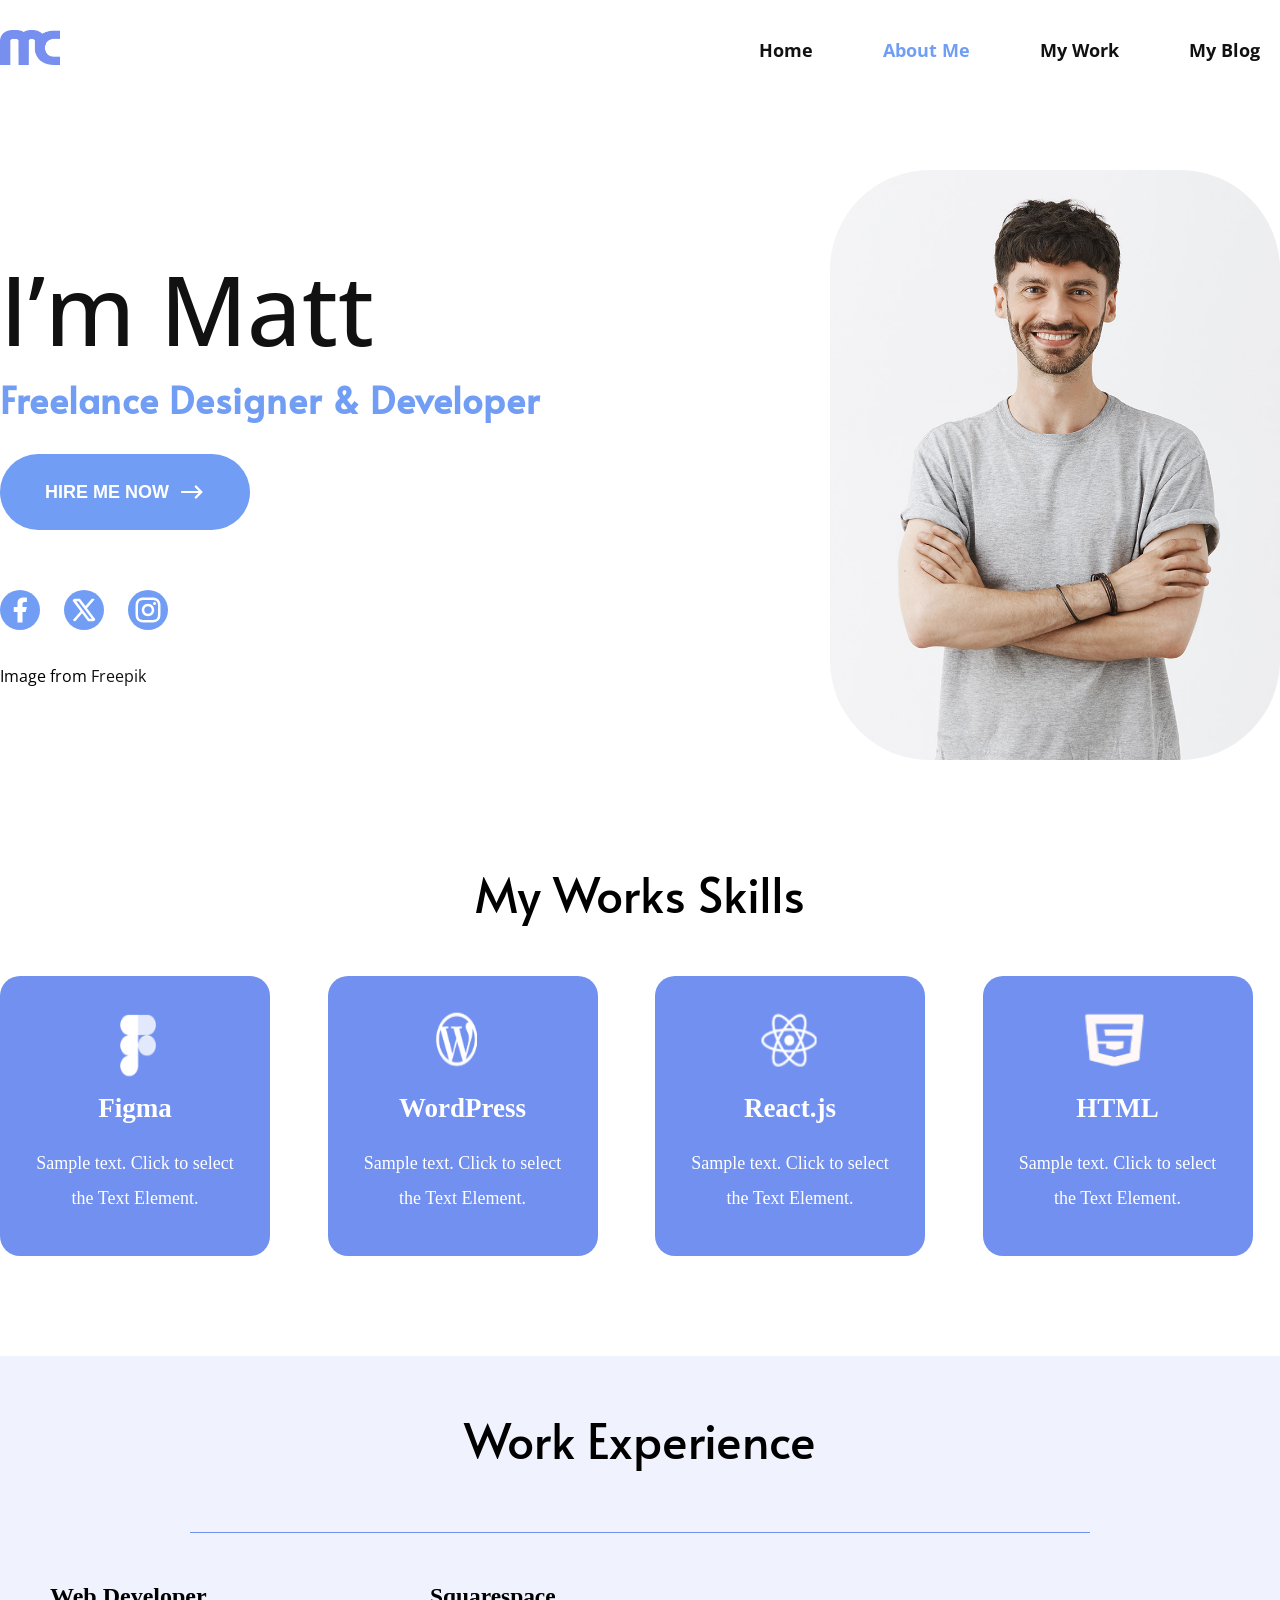
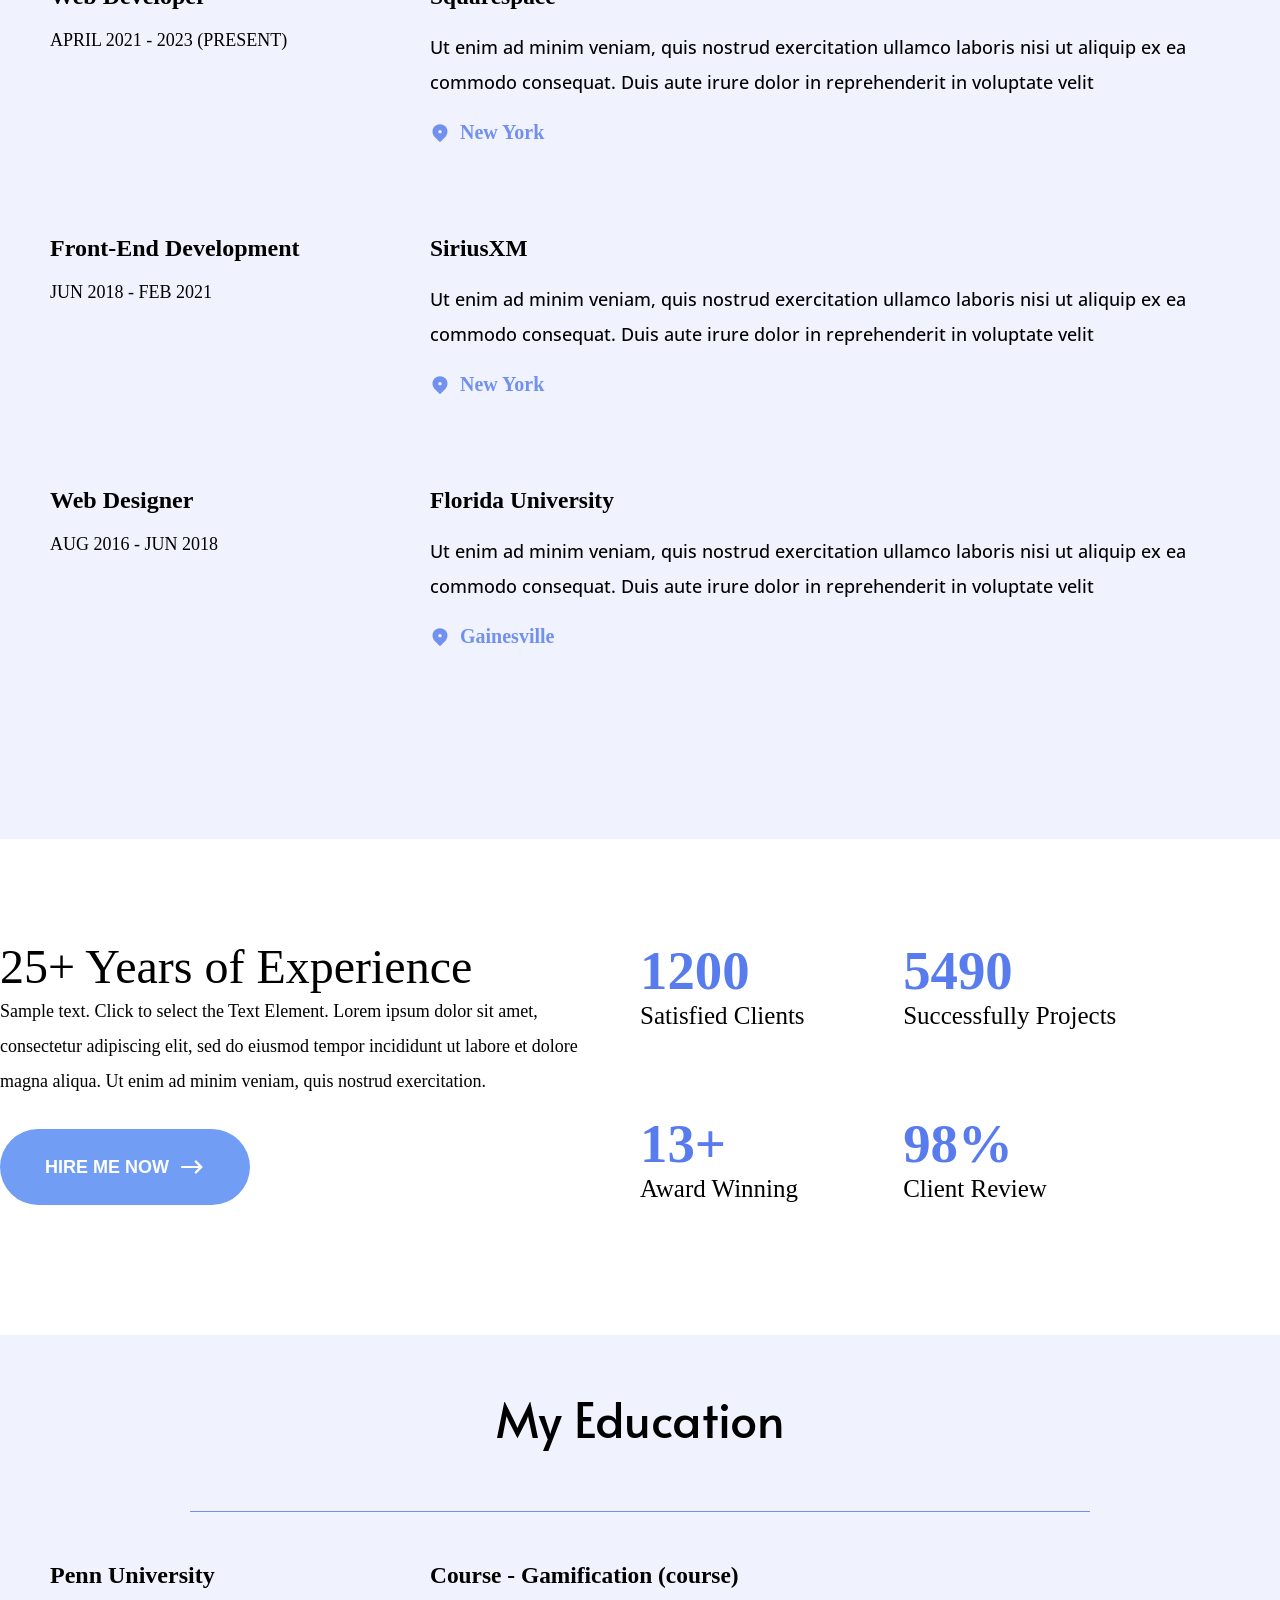
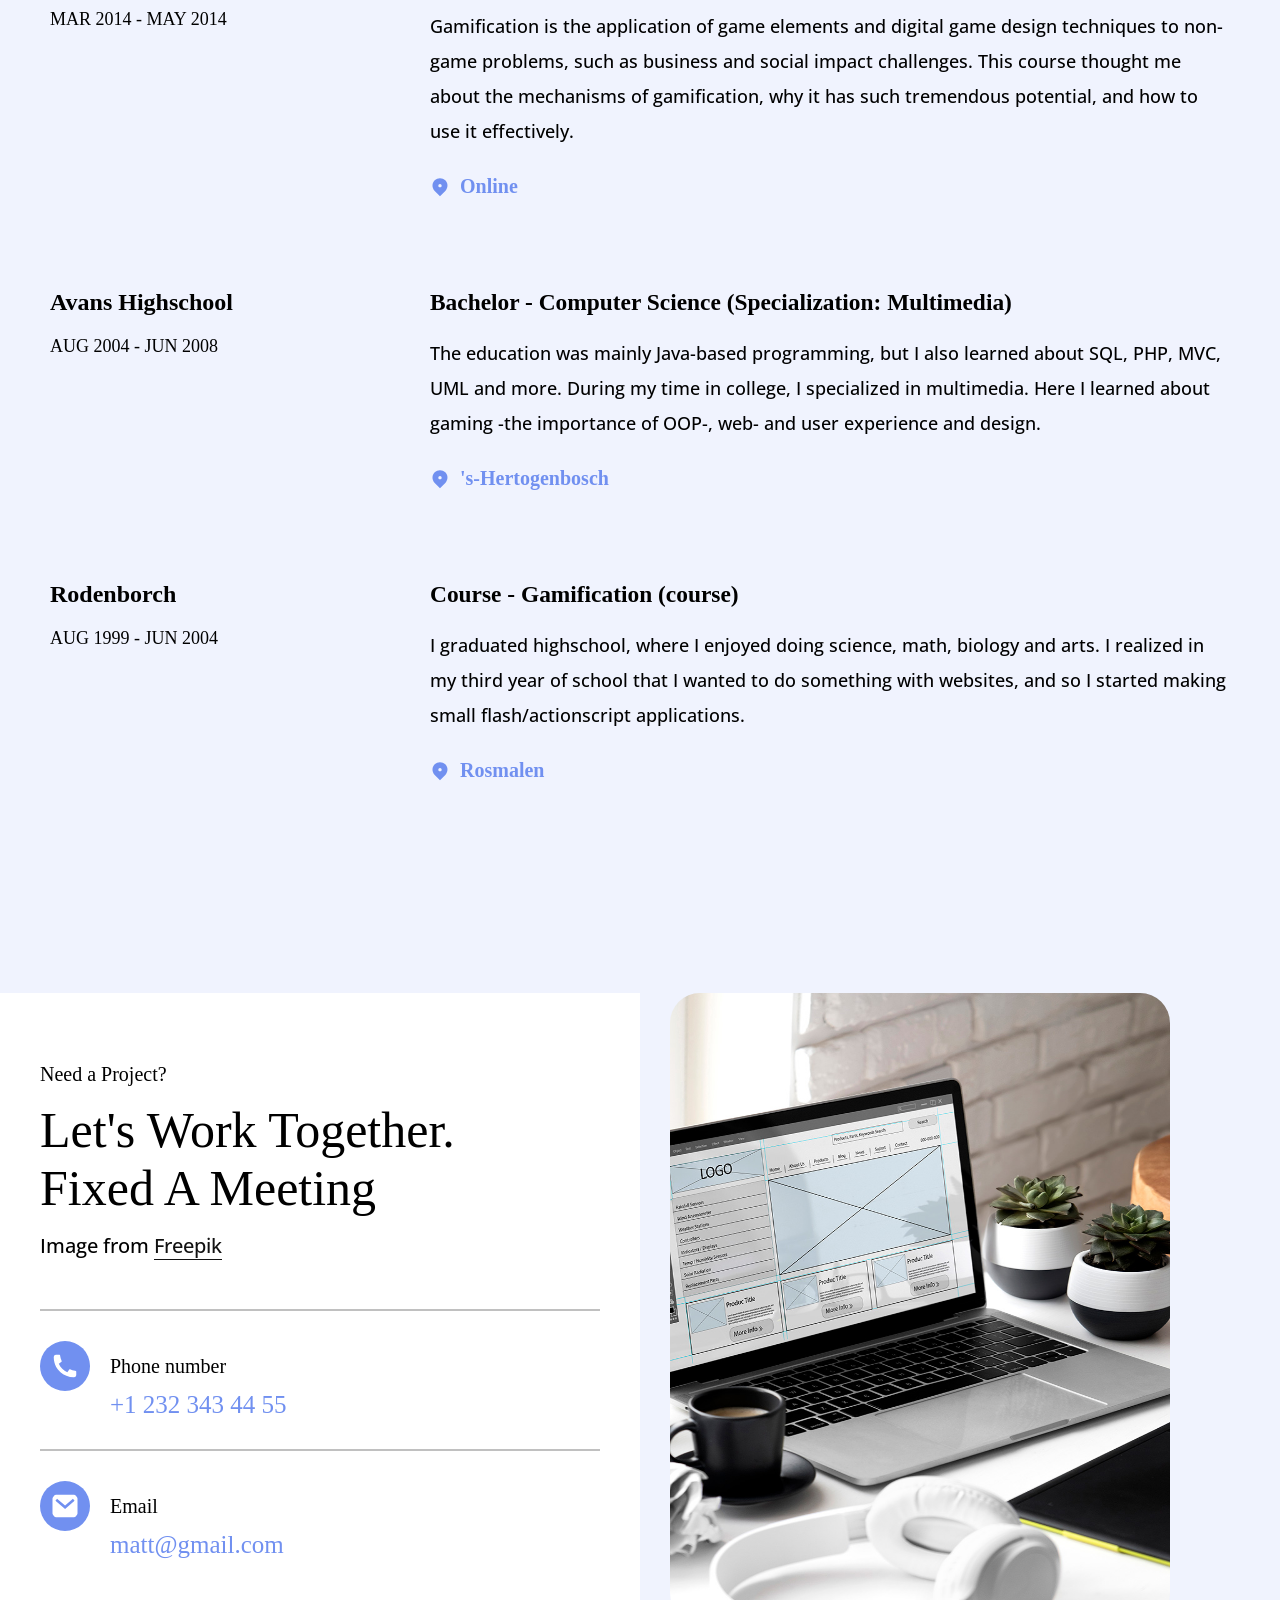
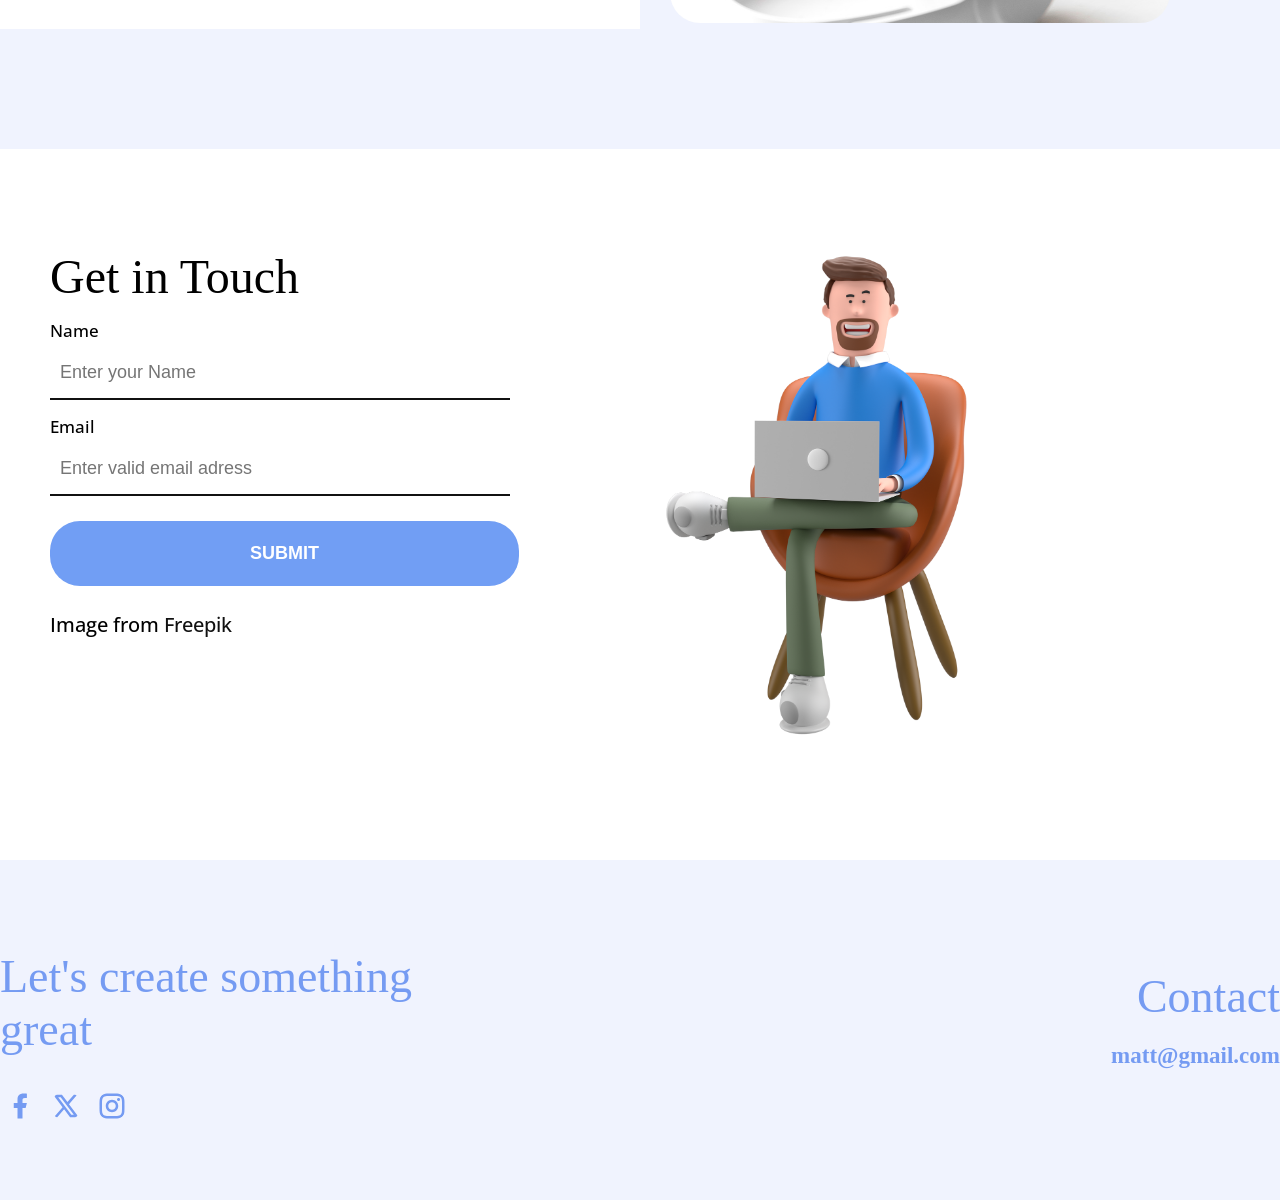
<file: index.html>
<!DOCTYPE html>
<html lang="en">

<head>
    <meta charset="UTF-8">
    <meta name="viewport" content="width=device-width, initial-scale=1.0">
    <link rel="stylesheet" href="./CSS/script_1.css">
    <link rel="icon" href="./imgs/nice-p-l.avif">
    <link href="https://unpkg.com/aos@2.3.4/dist/aos.css" rel="stylesheet">
    <title>Freelanse Dewelopper Template Live Demo</title>
</head>

<body>
    <!-- =================================================
                     NAVBAR SECTION
    ================================================= -->

    <nav class="nav container">
       <a href="#"> <img src="./imgs/MC_logo.png" alt="MS_logo"></a>
        <ul class="pages">
            <li><a href="./HTML/Home.html">Home</a></li>
            <li class="turned_on"><a href="#">About Me</a></li>
            <li><a href="./HTML/My work.html">My Work</a></li>
            <li><a href="./HTML/My blog.html">My Blog</a></li>
        </ul>
    </nav>

    <!-- =================================================
                     HERO SECTION
    ================================================= -->

    <section class="hero container">
        <div data-aos="zoom-out-left">
            <div class="about_matt">
                <h1>I’m Matt</h1>
                <h2> Freelance Designer & Developer </h2>
                <button href="#" class="hire_me">HIRE ME NOW <svg class="turn_rigt" xmlns="http://www.w3.org/2000/svg"
                        viewBox="0 0 24 24" fill="currentColor">
                        <path
                            d="M1.99974 13.0001L1.9996 11.0002L18.1715 11.0002L14.2218 7.05044L15.636 5.63623L22 12.0002L15.636 18.3642L14.2218 16.9499L18.1716 13.0002L1.99974 13.0001Z">
                        </path>
                    </svg> </button>
                <div class="sociak_medias">
                    <a title="link" href="#"><svg xmlns="http://www.w3.org/2000/svg" viewBox="0 0 24 24" fill="currentColor">
                            <path
                                d="M14 13.5H16.5L17.5 9.5H14V7.5C14 6.47062 14 5.5 16 5.5H17.5V2.1401C17.1743 2.09685 15.943 2 14.6429 2C11.9284 2 10 3.65686 10 6.69971V9.5H7V13.5H10V22H14V13.5Z">
                            </path>
                        </svg></a>
                    <a title="link" href="#"><svg xmlns="http://www.w3.org/2000/svg" viewBox="0 0 24 24" fill="currentColor">
                            <path
                                d="M10.4883 14.651L15.25 21H22.25L14.3917 10.5223L20.9308 3H18.2808L13.1643 8.88578L8.75 3H1.75L9.26086 13.0145L2.31915 21H4.96917L10.4883 14.651ZM16.25 19L5.75 5H7.75L18.25 19H16.25Z">
                            </path>
                        </svg></a>
                    <a title="link" href="#"><svg xmlns="http://www.w3.org/2000/svg" viewBox="0 0 24 24" fill="currentColor">
                            <path
                                d="M12.001 9C10.3436 9 9.00098 10.3431 9.00098 12C9.00098 13.6573 10.3441 15 12.001 15C13.6583 15 15.001 13.6569 15.001 12C15.001 10.3427 13.6579 9 12.001 9ZM12.001 7C14.7614 7 17.001 9.2371 17.001 12C17.001 14.7605 14.7639 17 12.001 17C9.24051 17 7.00098 14.7629 7.00098 12C7.00098 9.23953 9.23808 7 12.001 7ZM18.501 6.74915C18.501 7.43926 17.9402 7.99917 17.251 7.99917C16.5609 7.99917 16.001 7.4384 16.001 6.74915C16.001 6.0599 16.5617 5.5 17.251 5.5C17.9393 5.49913 18.501 6.0599 18.501 6.74915ZM12.001 4C9.5265 4 9.12318 4.00655 7.97227 4.0578C7.18815 4.09461 6.66253 4.20007 6.17416 4.38967C5.74016 4.55799 5.42709 4.75898 5.09352 5.09255C4.75867 5.4274 4.55804 5.73963 4.3904 6.17383C4.20036 6.66332 4.09493 7.18811 4.05878 7.97115C4.00703 9.0752 4.00098 9.46105 4.00098 12C4.00098 14.4745 4.00753 14.8778 4.05877 16.0286C4.0956 16.8124 4.2012 17.3388 4.39034 17.826C4.5591 18.2606 4.7605 18.5744 5.09246 18.9064C5.42863 19.2421 5.74179 19.4434 6.17187 19.6094C6.66619 19.8005 7.19148 19.9061 7.97212 19.9422C9.07618 19.9939 9.46203 20 12.001 20C14.4755 20 14.8788 19.9934 16.0296 19.9422C16.8117 19.9055 17.3385 19.7996 17.827 19.6106C18.2604 19.4423 18.5752 19.2402 18.9074 18.9085C19.2436 18.5718 19.4445 18.2594 19.6107 17.8283C19.8013 17.3358 19.9071 16.8098 19.9432 16.0289C19.9949 14.9248 20.001 14.5389 20.001 12C20.001 9.52552 19.9944 9.12221 19.9432 7.97137C19.9064 7.18906 19.8005 6.66149 19.6113 6.17318C19.4434 5.74038 19.2417 5.42635 18.9084 5.09255C18.573 4.75715 18.2616 4.55693 17.8271 4.38942C17.338 4.19954 16.8124 4.09396 16.0298 4.05781C14.9258 4.00605 14.5399 4 12.001 4ZM12.001 2C14.7176 2 15.0568 2.01 16.1235 2.06C17.1876 2.10917 17.9135 2.2775 18.551 2.525C19.2101 2.77917 19.7668 3.1225 20.3226 3.67833C20.8776 4.23417 21.221 4.7925 21.476 5.45C21.7226 6.08667 21.891 6.81333 21.941 7.8775C21.9885 8.94417 22.001 9.28333 22.001 12C22.001 14.7167 21.991 15.0558 21.941 16.1225C21.8918 17.1867 21.7226 17.9125 21.476 18.55C21.2218 19.2092 20.8776 19.7658 20.3226 20.3217C19.7668 20.8767 19.2076 21.22 18.551 21.475C17.9135 21.7217 17.1876 21.89 16.1235 21.94C15.0568 21.9875 14.7176 22 12.001 22C9.28431 22 8.94514 21.99 7.87848 21.94C6.81431 21.8908 6.08931 21.7217 5.45098 21.475C4.79264 21.2208 4.23514 20.8767 3.67931 20.3217C3.12348 19.7658 2.78098 19.2067 2.52598 18.55C2.27848 17.9125 2.11098 17.1867 2.06098 16.1225C2.01348 15.0558 2.00098 14.7167 2.00098 12C2.00098 9.28333 2.01098 8.94417 2.06098 7.8775C2.11014 6.8125 2.27848 6.0875 2.52598 5.45C2.78014 4.79167 3.12348 4.23417 3.67931 3.67833C4.23514 3.1225 4.79348 2.78 5.45098 2.525C6.08848 2.2775 6.81348 2.11 7.87848 2.06C8.94514 2.0125 9.28431 2 12.001 2Z">
                            </path>
                        </svg></a>
                </div>
                <p>Image from <a href="#">Freepik</a></p>
            </div>
        </div>

        <img class="meet" src="./imgs/Meet.jpg" alt="hero_img">
    </section>

    <!-- =================================================
                     SKILLS SECTION
    ================================================= -->

    <section class="skills_section container">
        <h1>My Works Skills</h1>
        <div class="skills">
            <!-- 1   -->
            <div class="skil_card">
                <img src="./imgs/Figma_logo.png" alt="">
                <h2>Figma</h2>
                <span>Sample text. Click to select the Text Element.</span>
            </div>
            <!-- 2 -->
            <div class="skil_card">
                <img src="./imgs/lettet_W.png" alt="">
                <h2>WordPress</h2>
                <span>Sample text. Click to select the Text Element.</span>
            </div>
            <!-- 3 -->
            <div class="skil_card">
                <img src="./imgs/React_logo.png" alt="">
                <h2>React.js</h2>
                <span>Sample text. Click to select the Text Element.</span>
            </div>
            <!-- 4 -->
            <div class="skil_card">
                <img src="./imgs/html_logo.png" alt="">
                <h2>HTML</h2>
                <span>Sample text. Click to select the Text Element.</span>
            </div>

        </div>
    </section>

    <!-- =================================================
                     EXPERIANCE SECTION
    ================================================= -->

    <section class="experiance_section">
        <div class="container">
            <h1 class="work">Work Experience</h1>
            <div class="row"></div>

            <!-- 1 -->
            <section class="experiance">
                <div class="experience_left_part">
                    <h2 class="web">Web Developer</h2>
                    <h2 class="time">april 2021 - 2023 (Present) </h2>
                </div>
                <div class="experience_right_part">
                    <h3>Squarespace</h3>
                    <span>Ut enim ad minim veniam, quis nostrud exercitation ullamco laboris nisi ut aliquip ex ea
                        commodo consequat. Duis aute irure dolor in reprehenderit in voluptate velit</span>
                    <p>
                        <a class="location_a" href="#"><svg xmlns="http://www.w3.org/2000/svg" viewBox="0 0 24 24"
                                fill="currentColor">
                                <path
                                    d="M18.364 17.364L12 23.7279L5.63604 17.364C2.12132 13.8492 2.12132 8.15076 5.63604 4.63604C9.15076 1.12132 14.8492 1.12132 18.364 4.63604C21.8787 8.15076 21.8787 13.8492 18.364 17.364ZM12 13C13.1046 13 14 12.1046 14 11C14 9.89543 13.1046 9 12 9C10.8954 9 10 9.89543 10 11C10 12.1046 10.8954 13 12 13Z">
                                </path>
                            </svg> New York</a>
                    </p>
                </div>
            </section>
            <!-- 2 -->
            <section class="experiance">
                <div class="experience_left_part">
                    <h2 class="web">Front-End Development</h2>
                    <h2 class="time">jun 2018 - Feb 2021 </h2>
                </div>
                <div class="experience_right_part">
                    <h3>SiriusXM</h3>
                    <span>Ut enim ad minim veniam, quis nostrud exercitation ullamco laboris nisi ut aliquip ex ea
                        commodo consequat. Duis aute irure dolor in reprehenderit in voluptate velit</span>
                    <p>
                        <a class="location_a" href="#"><svg xmlns="http://www.w3.org/2000/svg" viewBox="0 0 24 24"
                                fill="currentColor">
                                <path
                                    d="M18.364 17.364L12 23.7279L5.63604 17.364C2.12132 13.8492 2.12132 8.15076 5.63604 4.63604C9.15076 1.12132 14.8492 1.12132 18.364 4.63604C21.8787 8.15076 21.8787 13.8492 18.364 17.364ZM12 13C13.1046 13 14 12.1046 14 11C14 9.89543 13.1046 9 12 9C10.8954 9 10 9.89543 10 11C10 12.1046 10.8954 13 12 13Z">
                                </path>
                            </svg> New York</a>
                    </p>
                </div>
            </section>
            <!-- 3 -->
            <section class="experiance">
                <div class="experience_left_part">
                    <h2 class="web">Web Designer</h2>
                    <h2 class="time">aug 2016 - Jun 2018 </h2>
                </div>
                <div class="experience_right_part">
                    <h3>Florida University</h3>
                    <span>Ut enim ad minim veniam, quis nostrud exercitation ullamco laboris nisi ut aliquip ex ea
                        commodo consequat. Duis aute irure dolor in reprehenderit in voluptate velit</span>
                    <p>
                        <a class="location_a" href="#"><svg xmlns="http://www.w3.org/2000/svg" viewBox="0 0 24 24"
                                fill="currentColor">
                                <path
                                    d="M18.364 17.364L12 23.7279L5.63604 17.364C2.12132 13.8492 2.12132 8.15076 5.63604 4.63604C9.15076 1.12132 14.8492 1.12132 18.364 4.63604C21.8787 8.15076 21.8787 13.8492 18.364 17.364ZM12 13C13.1046 13 14 12.1046 14 11C14 9.89543 13.1046 9 12 9C10.8954 9 10 9.89543 10 11C10 12.1046 10.8954 13 12 13Z">
                                </path>
                            </svg> Gainesville</a>
                    </p>
                </div>
            </section>
        </div>
    </section>

    <!-- =================================================
                     EXPERIANCE TIME SECTION
    ================================================= -->

    <section class="ex_time container">

        <div class="ex_time_left_part">
            <h1>25+ Years of Experience</h1>
            <p>Sample text. Click to select the Text Element. Lorem ipsum dolor sit amet, consectetur adipiscing elit,
                sed do eiusmod tempor incididunt ut labore et dolore magna aliqua. Ut enim ad minim veniam, quis nostrud
                exercitation.</p>
            <button href="#" class="hire_me">HIRE ME NOW <svg class="turn_rigt" xmlns="http://www.w3.org/2000/svg"
                    viewBox="0 0 24 24" fill="currentColor">
                    <path
                        d="M1.99974 13.0001L1.9996 11.0002L18.1715 11.0002L14.2218 7.05044L15.636 5.63623L22 12.0002L15.636 18.3642L14.2218 16.9499L18.1716 13.0002L1.99974 13.0001Z">
                    </path>
                </svg></button>
        </div>

        <div class="ex_time_right_part">
            <div class="clients">
                <h1>1200</h1>
                <p>Satisfied Clients</p>
            </div>
            <div class="clients">
                <h1>5490</h1>
                <p> Successfully Projects</p>
            </div>
            <div class="clients">
                <h1>13+</h1>
                <p>Award Winning</p>
            </div>
            <div class="clients">
                <h1>98%</h1>
                <p>Client Review</p>
            </div>
        </div>
    </section>

    <!-- =================================================
                     MY EDUCATION SECTION
    ================================================= -->

    <section class="experiance_section experiance_section">
        <div class="container">
            <h1 class="education ">My Education</h1>
            <div class="row"></div>

            <!-- 1 -->
            <section class="experiance">
                <div class="experience_left_part">
                    <h2 class="web">Penn University</h2>
                    <h2 class="time">Mar 2014 - May 2014 </h2>
                </div>
                <div class="experience_right_part">
                    <h3 class="course">Course - Gamification (course)</h3>
                    <span class="colums">Gamification is the application of game elements and digital game design
                        techniques to non-game problems, such as business and social impact challenges. This course
                        thought me about the mechanisms of gamification, why it has such tremendous potential, and how
                        to use it effectively.</span>
                    <p>
                        <a class="location_a bottom_a" href="#"><svg xmlns="http://www.w3.org/2000/svg"
                                viewBox="0 0 24 24" fill="currentColor">
                                <path
                                    d="M18.364 17.364L12 23.7279L5.63604 17.364C2.12132 13.8492 2.12132 8.15076 5.63604 4.63604C9.15076 1.12132 14.8492 1.12132 18.364 4.63604C21.8787 8.15076 21.8787 13.8492 18.364 17.364ZM12 13C13.1046 13 14 12.1046 14 11C14 9.89543 13.1046 9 12 9C10.8954 9 10 9.89543 10 11C10 12.1046 10.8954 13 12 13Z">
                                </path>
                            </svg>Online</a>
                    </p>
                </div>
            </section>
            <!-- 2 -->
            <section class="experiance">
                <div class="experience_left_part">
                    <h2 class="web">Avans Highschool</h2>
                    <h2 class="time">Aug 2004 - Jun 2008 </h2>
                </div>
                <div class="experience_right_part">
                    <h3 class="course">Bachelor - Computer Science (Specialization: Multimedia)</h3>
                    <span class="colums">The education was mainly Java-based programming, but I also learned about SQL,
                        PHP, MVC, UML and more. During my time in college, I specialized in multimedia. Here I learned
                        about gaming -the importance of OOP-, web- and user experience and design.</span>
                    <p>
                        <a class="location_a bottom_a" href="#"><svg xmlns="http://www.w3.org/2000/svg"
                                viewBox="0 0 24 24" fill="currentColor">
                                <path
                                    d="M18.364 17.364L12 23.7279L5.63604 17.364C2.12132 13.8492 2.12132 8.15076 5.63604 4.63604C9.15076 1.12132 14.8492 1.12132 18.364 4.63604C21.8787 8.15076 21.8787 13.8492 18.364 17.364ZM12 13C13.1046 13 14 12.1046 14 11C14 9.89543 13.1046 9 12 9C10.8954 9 10 9.89543 10 11C10 12.1046 10.8954 13 12 13Z">
                                </path>
                            </svg>'s-Hertogenbosch</a>
                    </p>
                </div>
            </section>
            <!-- 3 -->
            <section class="experiance">
                <div class="experience_left_part">
                    <h2 class="web">Rodenborch</h2>
                    <h2 class="time">Aug 1999 - Jun 2004</h2>
                </div>
                <div class="experience_right_part">
                    <h3 class="course">Course - Gamification (course)</h3>
                    <span class="colums">I graduated highschool, where I enjoyed doing science, math, biology and arts.
                        I realized in my third year of school that I wanted to do something with websites, and so I
                        started making small flash/actionscript applications.</span>
                    <p>
                        <a class="location_a bottom_a" href="#"><svg xmlns="http://www.w3.org/2000/svg"
                                viewBox="0 0 24 24" fill="currentColor">
                                <path
                                    d="M18.364 17.364L12 23.7279L5.63604 17.364C2.12132 13.8492 2.12132 8.15076 5.63604 4.63604C9.15076 1.12132 14.8492 1.12132 18.364 4.63604C21.8787 8.15076 21.8787 13.8492 18.364 17.364ZM12 13C13.1046 13 14 12.1046 14 11C14 9.89543 13.1046 9 12 9C10.8954 9 10 9.89543 10 11C10 12.1046 10.8954 13 12 13Z">
                                </path>
                            </svg>Rosmalen</a>
                    </p>
                </div>
            </section>


        </div>
    </section>

    <!-- =================================================
                      WORK TABLE SECTION
    ================================================= -->

    <section class="work_table">
        <div class="container">
            <div class="work_table_left_part">
                <h3>Need a Project?</h3>
                <h1>Let's Work Together. <br> Fixed A Meeting</h1>
                <p>Image from <a href="#"> Freepik</a></p>
                <div class="line"></div>
                <div class="phone_number">
                    <div class="phone">
                        <svg xmlns="http://www.w3.org/2000/svg" viewBox="0 0 24 24" fill="currentColor">
                            <path
                                d="M21 16.42V19.9561C21 20.4811 20.5941 20.9167 20.0705 20.9537C19.6331 20.9846 19.2763 21 19 21C10.1634 21 3 13.8366 3 5C3 4.72371 3.01545 4.36687 3.04635 3.9295C3.08337 3.40588 3.51894 3 4.04386 3H7.5801C7.83678 3 8.05176 3.19442 8.07753 3.4498C8.10067 3.67907 8.12218 3.86314 8.14207 4.00202C8.34435 5.41472 8.75753 6.75936 9.3487 8.00303C9.44359 8.20265 9.38171 8.44159 9.20185 8.57006L7.04355 10.1118C8.35752 13.1811 10.8189 15.6425 13.8882 16.9565L15.4271 14.8019C15.5572 14.6199 15.799 14.5573 16.001 14.6532C17.2446 15.2439 18.5891 15.6566 20.0016 15.8584C20.1396 15.8782 20.3225 15.8995 20.5502 15.9225C20.8056 15.9483 21 16.1633 21 16.42Z">
                            </path>
                        </svg>
                        <span>Phone number</span>
                    </div>
                    <a href="#">+1 232 343 44 55</a>
                    <div class="line"></div>
                    <div class="mett_email">
                        <svg xmlns="http://www.w3.org/2000/svg" viewBox="0 0 24 24" fill="currentColor">
                            <path
                                d="M3 3H21C21.5523 3 22 3.44772 22 4V20C22 20.5523 21.5523 21 21 21H3C2.44772 21 2 20.5523 2 20V4C2 3.44772 2.44772 3 3 3ZM12.0606 11.6829L5.64722 6.2377L4.35278 7.7623L12.0731 14.3171L19.6544 7.75616L18.3456 6.24384L12.0606 11.6829Z">
                            </path>
                        </svg>
                        <span>Email</span>
                    </div>
                    <a href="#">matt@gmail.com</a>
                </div>
            </div>
            <div class="work_table_tight_part">
                <img src="./imgs/work laptop.jpg" alt="laptope">
            </div>
        </div>

    </section>

    <!-- =================================================
                      ENTER SECTION
    ================================================= -->

    <section class="container enter_section">
        <div class="left_enter_section">
            <h1>Get in Touch</h1>
            <div class="enter">
                <p>Name</p>
                <input placeholder="Enter your Name" type="text" >
            </div>
            <div class="enter">
                <p>Email</p>
                <input placeholder="Enter valid email adress" type="text" >
            </div>
            <button title="btn" class="btn_black_hover">SUBMIT</button>
            <h3>Image from <a href="#"> Freepik</a></h3>
        </div>
        <div class="right_enter_section">
            <img src="./imgs/man with laptop.png" alt="men with laptop">
        </div>

    </section>

    <!-- =================================================
                      CREATE FOOTER
    ================================================= -->

    <footer class="create ">
        <div class="container">
            <div class="left_create">
            <h1>Let's create something <br> great</h1>
             <div class="sociak_medias">
                    <a title="link" href="#"><svg xmlns="http://www.w3.org/2000/svg" viewBox="0 0 24 24" fill="currentColor">
                            <path
                                d="M14 13.5H16.5L17.5 9.5H14V7.5C14 6.47062 14 5.5 16 5.5H17.5V2.1401C17.1743 2.09685 15.943 2 14.6429 2C11.9284 2 10 3.65686 10 6.69971V9.5H7V13.5H10V22H14V13.5Z">
                            </path>
                        </svg></a>
                    <a title="link" href="#"><svg xmlns="http://www.w3.org/2000/svg" viewBox="0 0 24 24" fill="currentColor">
                            <path
                                d="M10.4883 14.651L15.25 21H22.25L14.3917 10.5223L20.9308 3H18.2808L13.1643 8.88578L8.75 3H1.75L9.26086 13.0145L2.31915 21H4.96917L10.4883 14.651ZM16.25 19L5.75 5H7.75L18.25 19H16.25Z">
                            </path>
                        </svg></a>
                    <a title="link" href="#"><svg xmlns="http://www.w3.org/2000/svg" viewBox="0 0 24 24" fill="currentColor">
                            <path
                                d="M12.001 9C10.3436 9 9.00098 10.3431 9.00098 12C9.00098 13.6573 10.3441 15 12.001 15C13.6583 15 15.001 13.6569 15.001 12C15.001 10.3427 13.6579 9 12.001 9ZM12.001 7C14.7614 7 17.001 9.2371 17.001 12C17.001 14.7605 14.7639 17 12.001 17C9.24051 17 7.00098 14.7629 7.00098 12C7.00098 9.23953 9.23808 7 12.001 7ZM18.501 6.74915C18.501 7.43926 17.9402 7.99917 17.251 7.99917C16.5609 7.99917 16.001 7.4384 16.001 6.74915C16.001 6.0599 16.5617 5.5 17.251 5.5C17.9393 5.49913 18.501 6.0599 18.501 6.74915ZM12.001 4C9.5265 4 9.12318 4.00655 7.97227 4.0578C7.18815 4.09461 6.66253 4.20007 6.17416 4.38967C5.74016 4.55799 5.42709 4.75898 5.09352 5.09255C4.75867 5.4274 4.55804 5.73963 4.3904 6.17383C4.20036 6.66332 4.09493 7.18811 4.05878 7.97115C4.00703 9.0752 4.00098 9.46105 4.00098 12C4.00098 14.4745 4.00753 14.8778 4.05877 16.0286C4.0956 16.8124 4.2012 17.3388 4.39034 17.826C4.5591 18.2606 4.7605 18.5744 5.09246 18.9064C5.42863 19.2421 5.74179 19.4434 6.17187 19.6094C6.66619 19.8005 7.19148 19.9061 7.97212 19.9422C9.07618 19.9939 9.46203 20 12.001 20C14.4755 20 14.8788 19.9934 16.0296 19.9422C16.8117 19.9055 17.3385 19.7996 17.827 19.6106C18.2604 19.4423 18.5752 19.2402 18.9074 18.9085C19.2436 18.5718 19.4445 18.2594 19.6107 17.8283C19.8013 17.3358 19.9071 16.8098 19.9432 16.0289C19.9949 14.9248 20.001 14.5389 20.001 12C20.001 9.52552 19.9944 9.12221 19.9432 7.97137C19.9064 7.18906 19.8005 6.66149 19.6113 6.17318C19.4434 5.74038 19.2417 5.42635 18.9084 5.09255C18.573 4.75715 18.2616 4.55693 17.8271 4.38942C17.338 4.19954 16.8124 4.09396 16.0298 4.05781C14.9258 4.00605 14.5399 4 12.001 4ZM12.001 2C14.7176 2 15.0568 2.01 16.1235 2.06C17.1876 2.10917 17.9135 2.2775 18.551 2.525C19.2101 2.77917 19.7668 3.1225 20.3226 3.67833C20.8776 4.23417 21.221 4.7925 21.476 5.45C21.7226 6.08667 21.891 6.81333 21.941 7.8775C21.9885 8.94417 22.001 9.28333 22.001 12C22.001 14.7167 21.991 15.0558 21.941 16.1225C21.8918 17.1867 21.7226 17.9125 21.476 18.55C21.2218 19.2092 20.8776 19.7658 20.3226 20.3217C19.7668 20.8767 19.2076 21.22 18.551 21.475C17.9135 21.7217 17.1876 21.89 16.1235 21.94C15.0568 21.9875 14.7176 22 12.001 22C9.28431 22 8.94514 21.99 7.87848 21.94C6.81431 21.8908 6.08931 21.7217 5.45098 21.475C4.79264 21.2208 4.23514 20.8767 3.67931 20.3217C3.12348 19.7658 2.78098 19.2067 2.52598 18.55C2.27848 17.9125 2.11098 17.1867 2.06098 16.1225C2.01348 15.0558 2.00098 14.7167 2.00098 12C2.00098 9.28333 2.01098 8.94417 2.06098 7.8775C2.11014 6.8125 2.27848 6.0875 2.52598 5.45C2.78014 4.79167 3.12348 4.23417 3.67931 3.67833C4.23514 3.1225 4.79348 2.78 5.45098 2.525C6.08848 2.2775 6.81348 2.11 7.87848 2.06C8.94514 2.0125 9.28431 2 12.001 2Z">
                            </path>
                        </svg></a>
                </div>
        </div>
        <div class="right_create">
            <h1>Contact</h1>
            <a title="email" href="#">matt@gmail.com</a>
        </div>
        </div>
        
    </footer>
    




    <script src="https://unpkg.com/aos@2.3.4/dist/aos.js"></script>
    <script>
        AOS.init();
    </script>

</body>

</html>
</file>
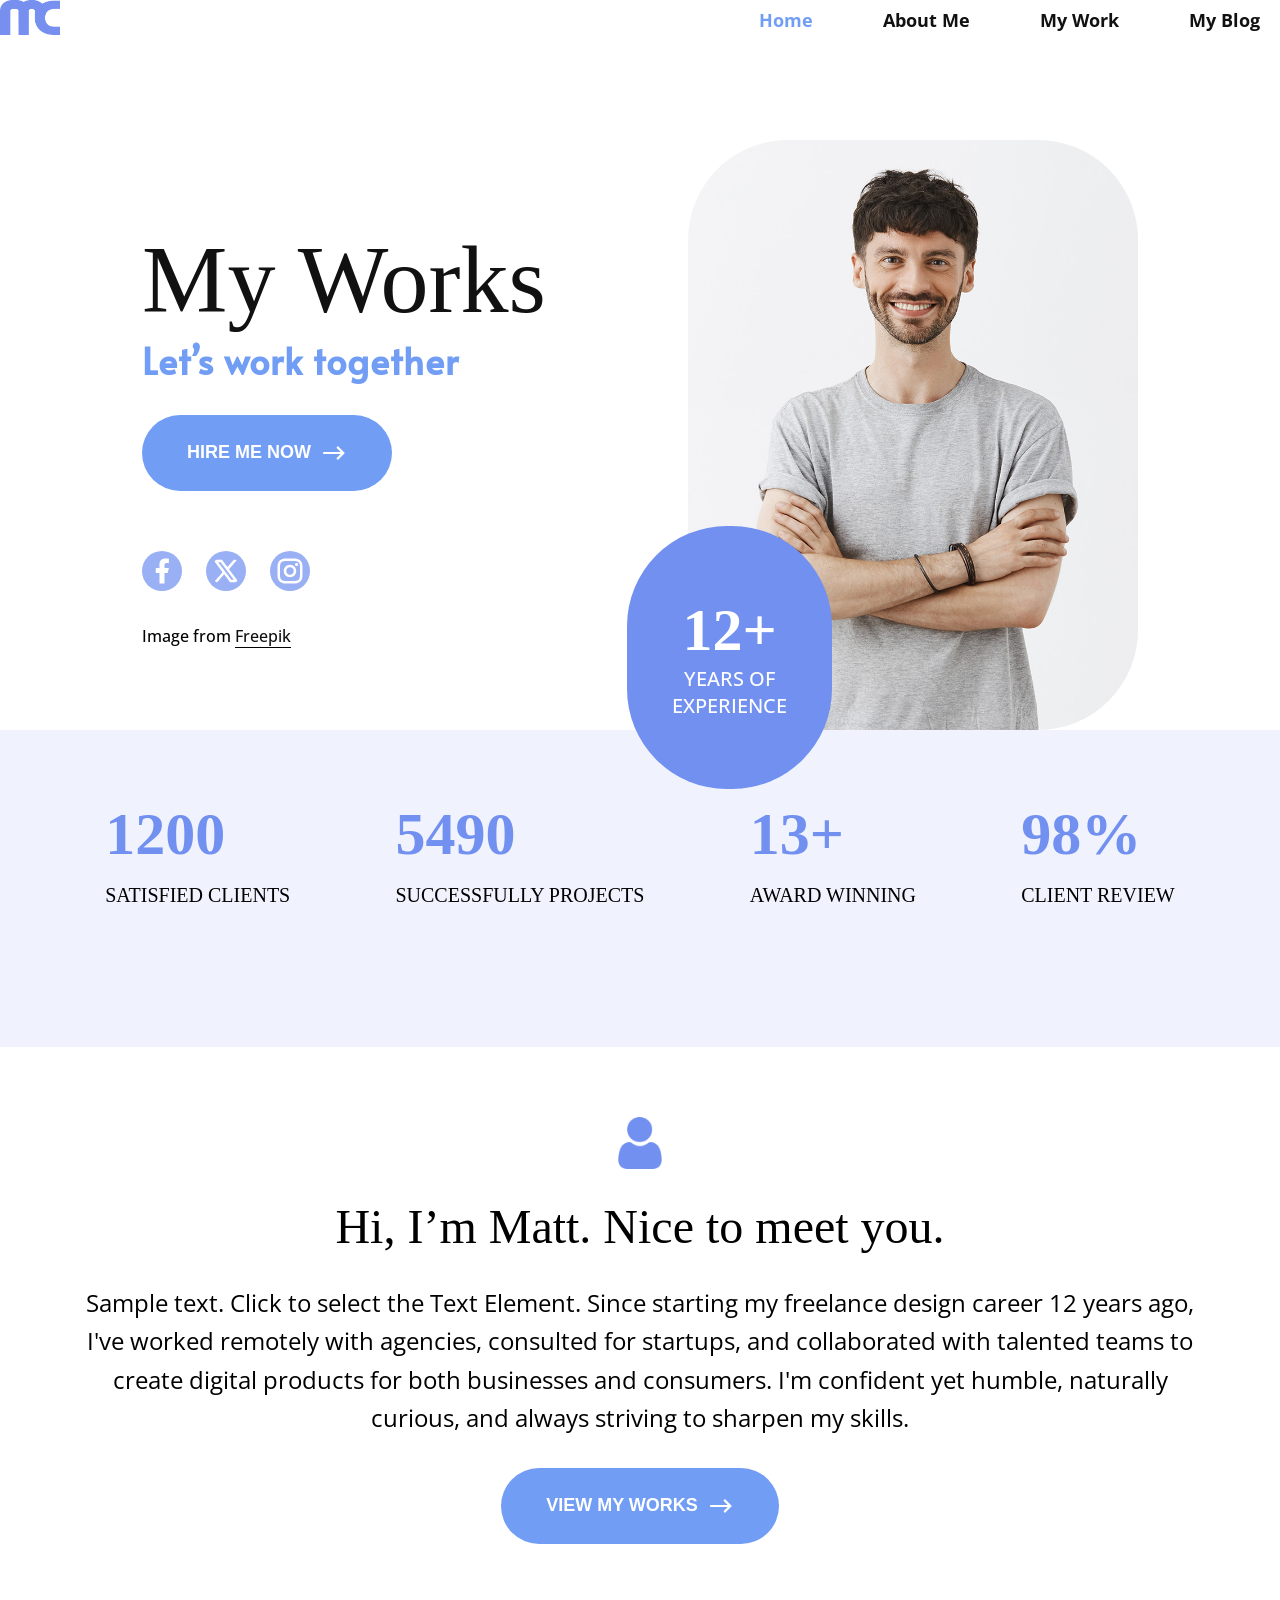
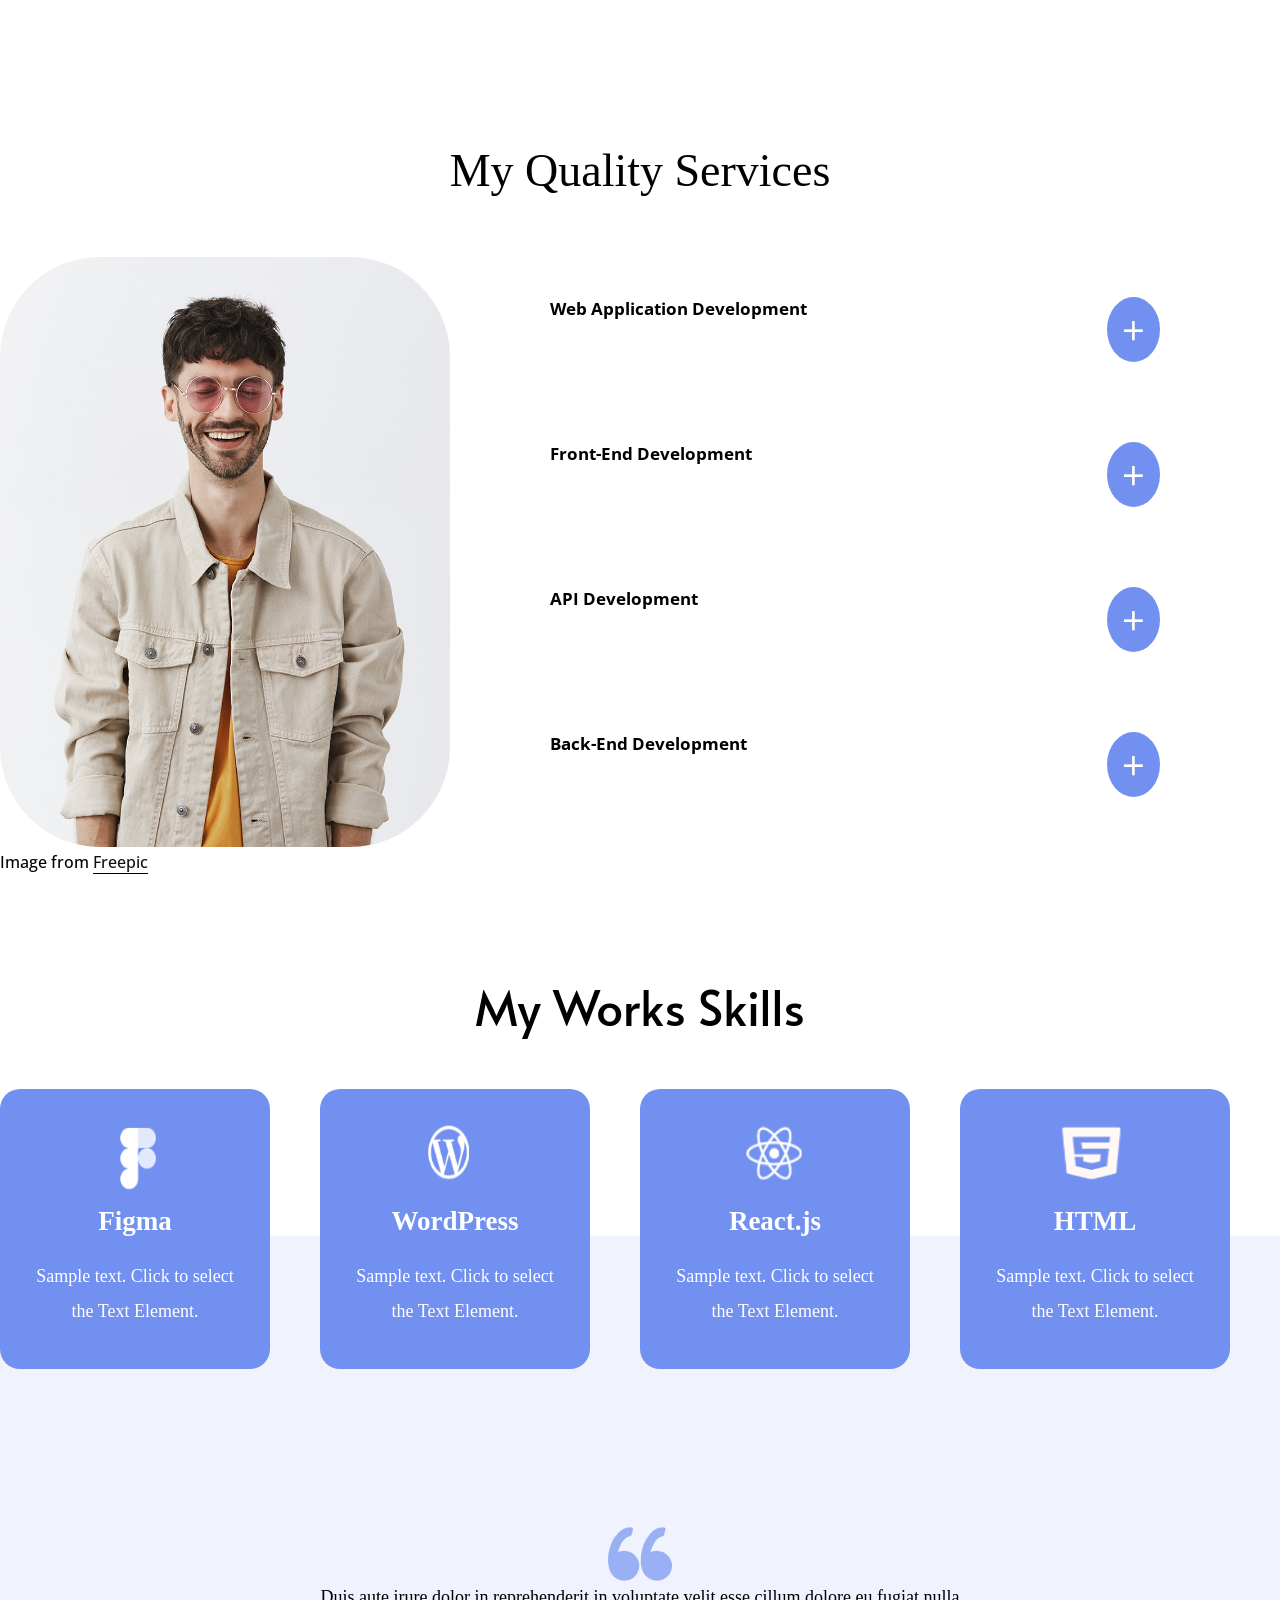
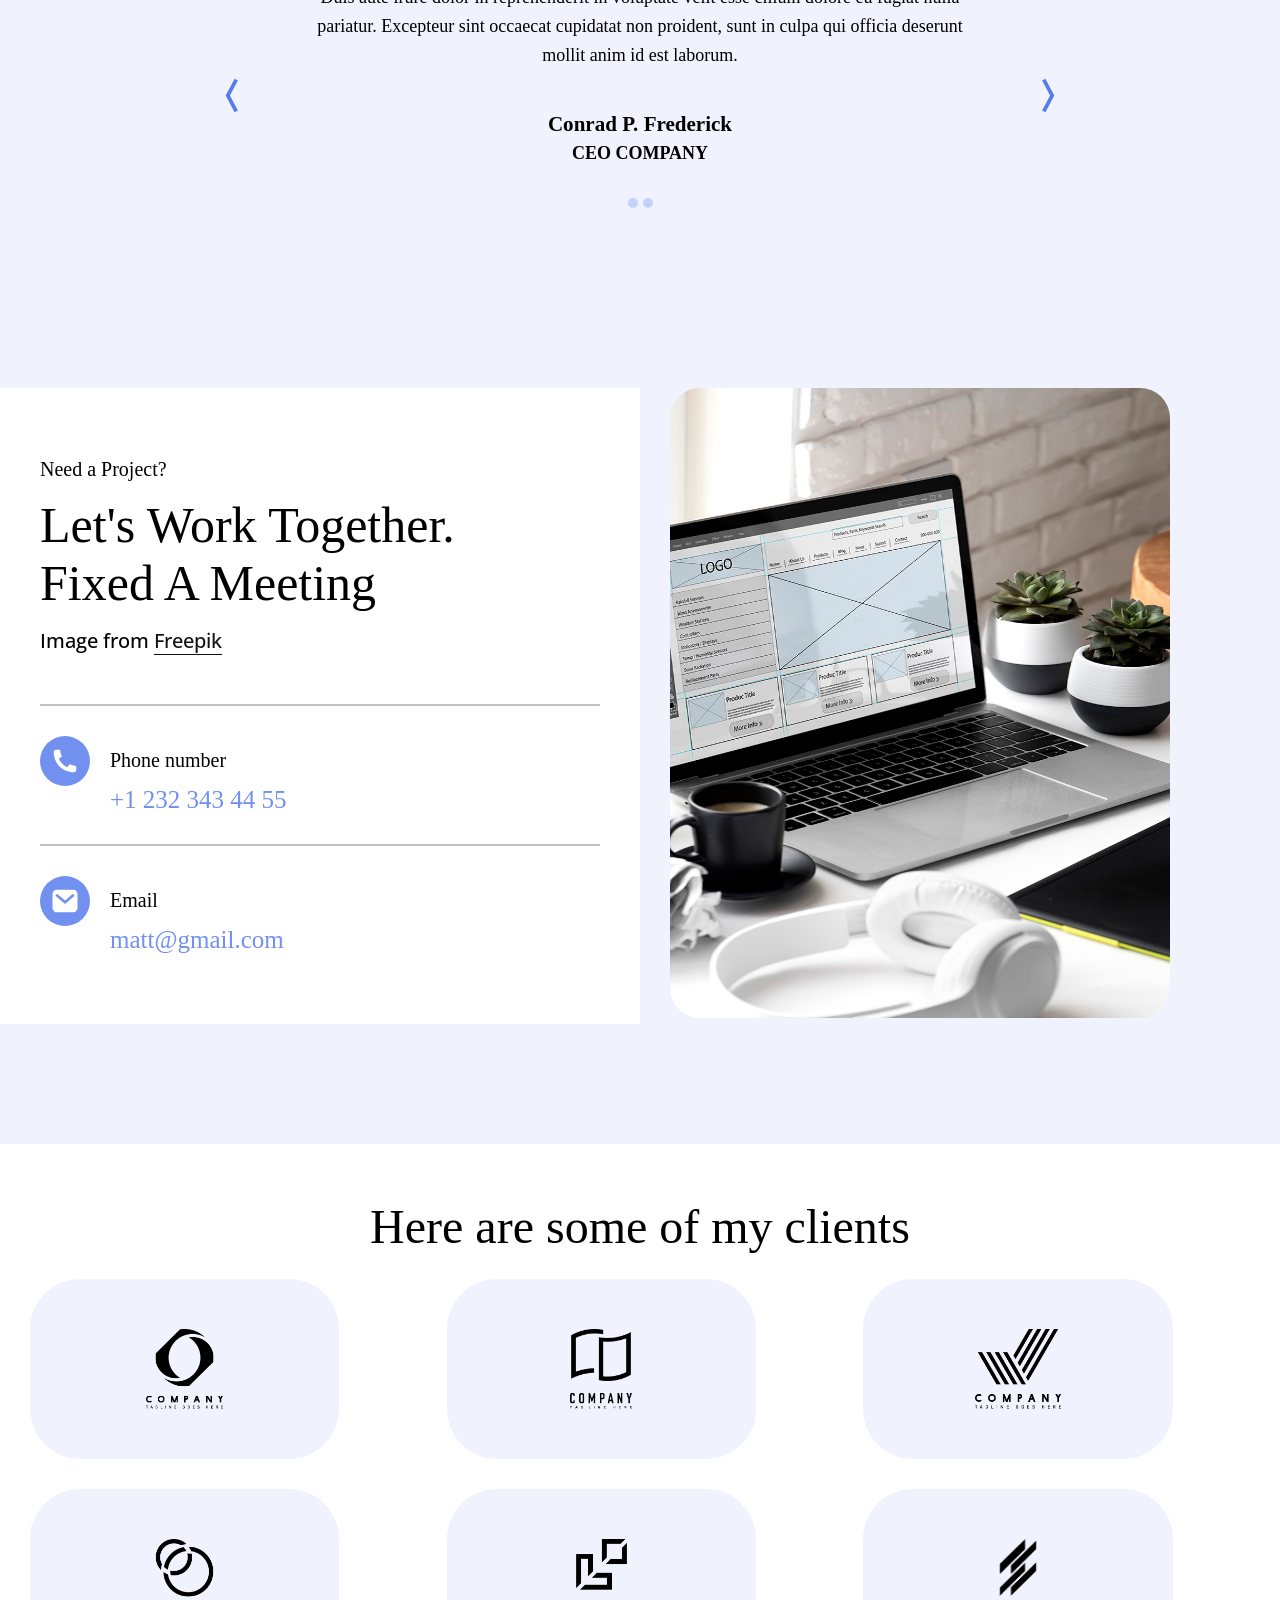
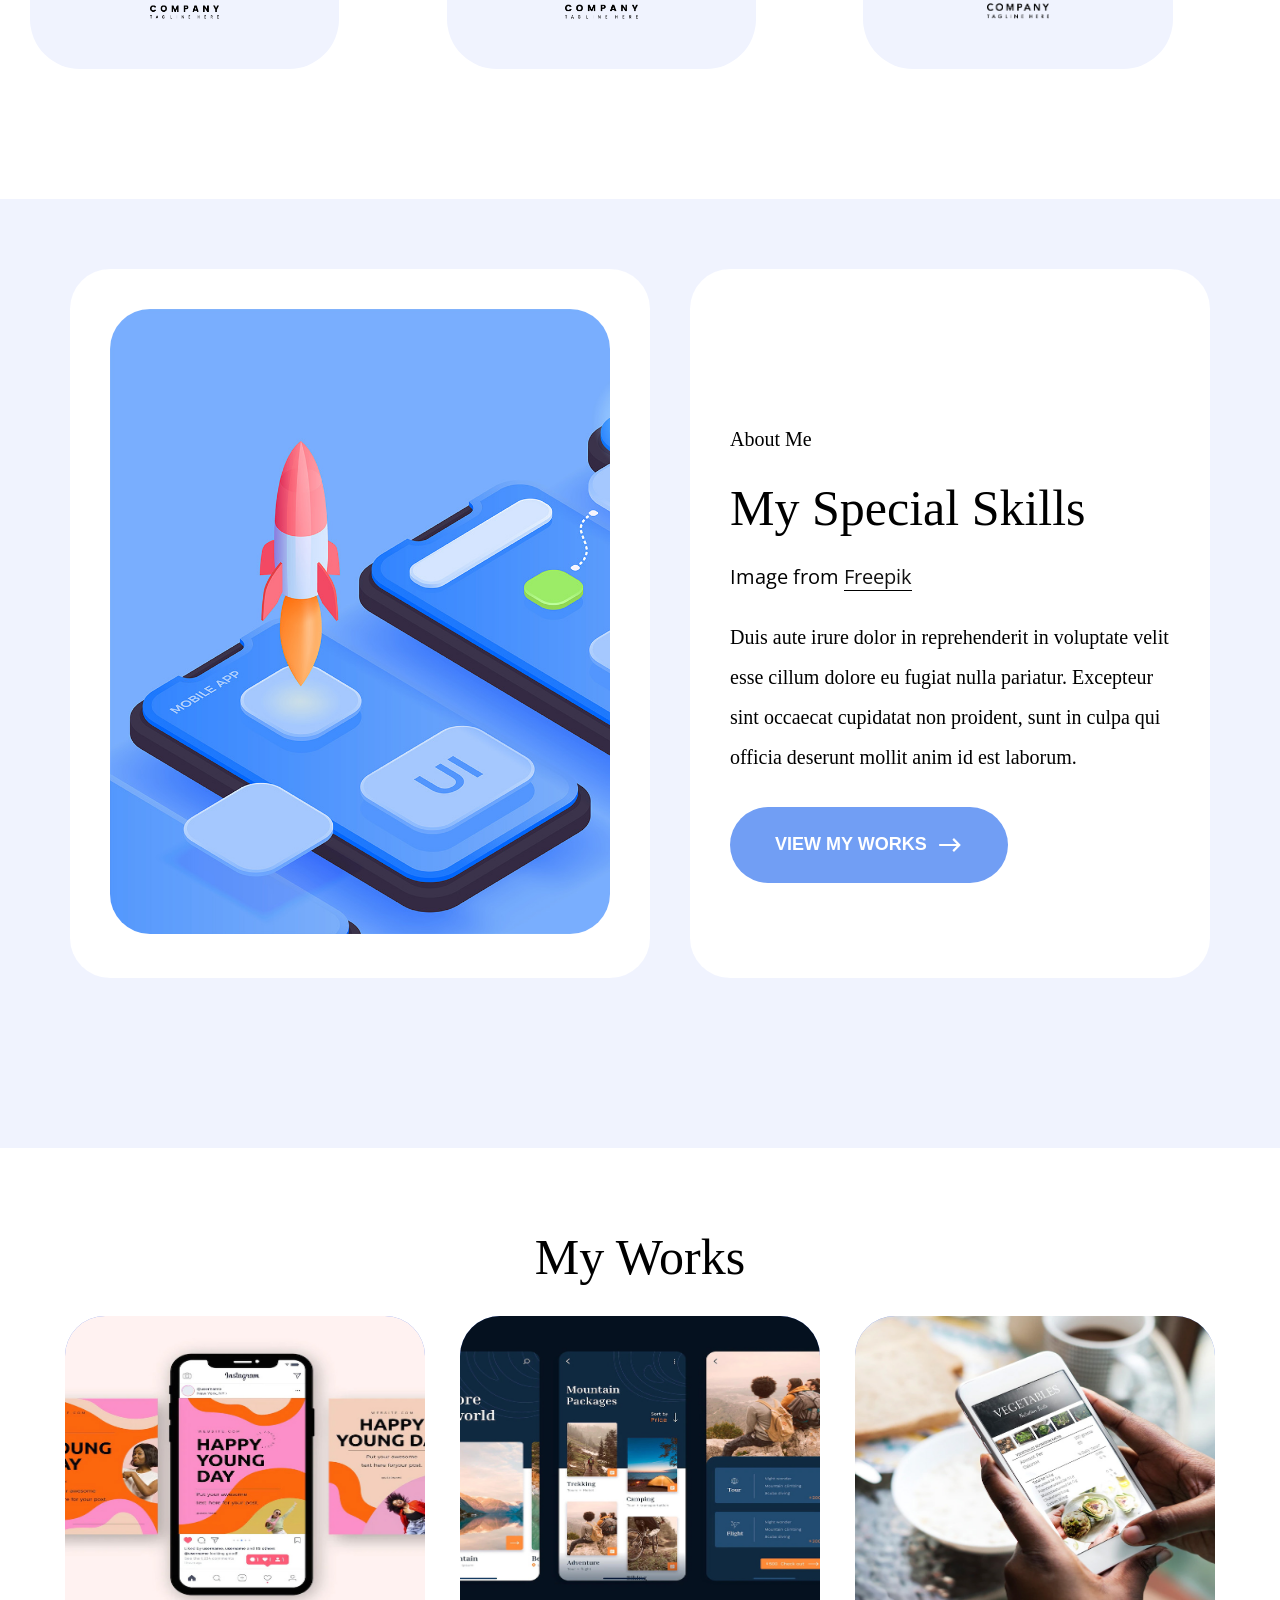
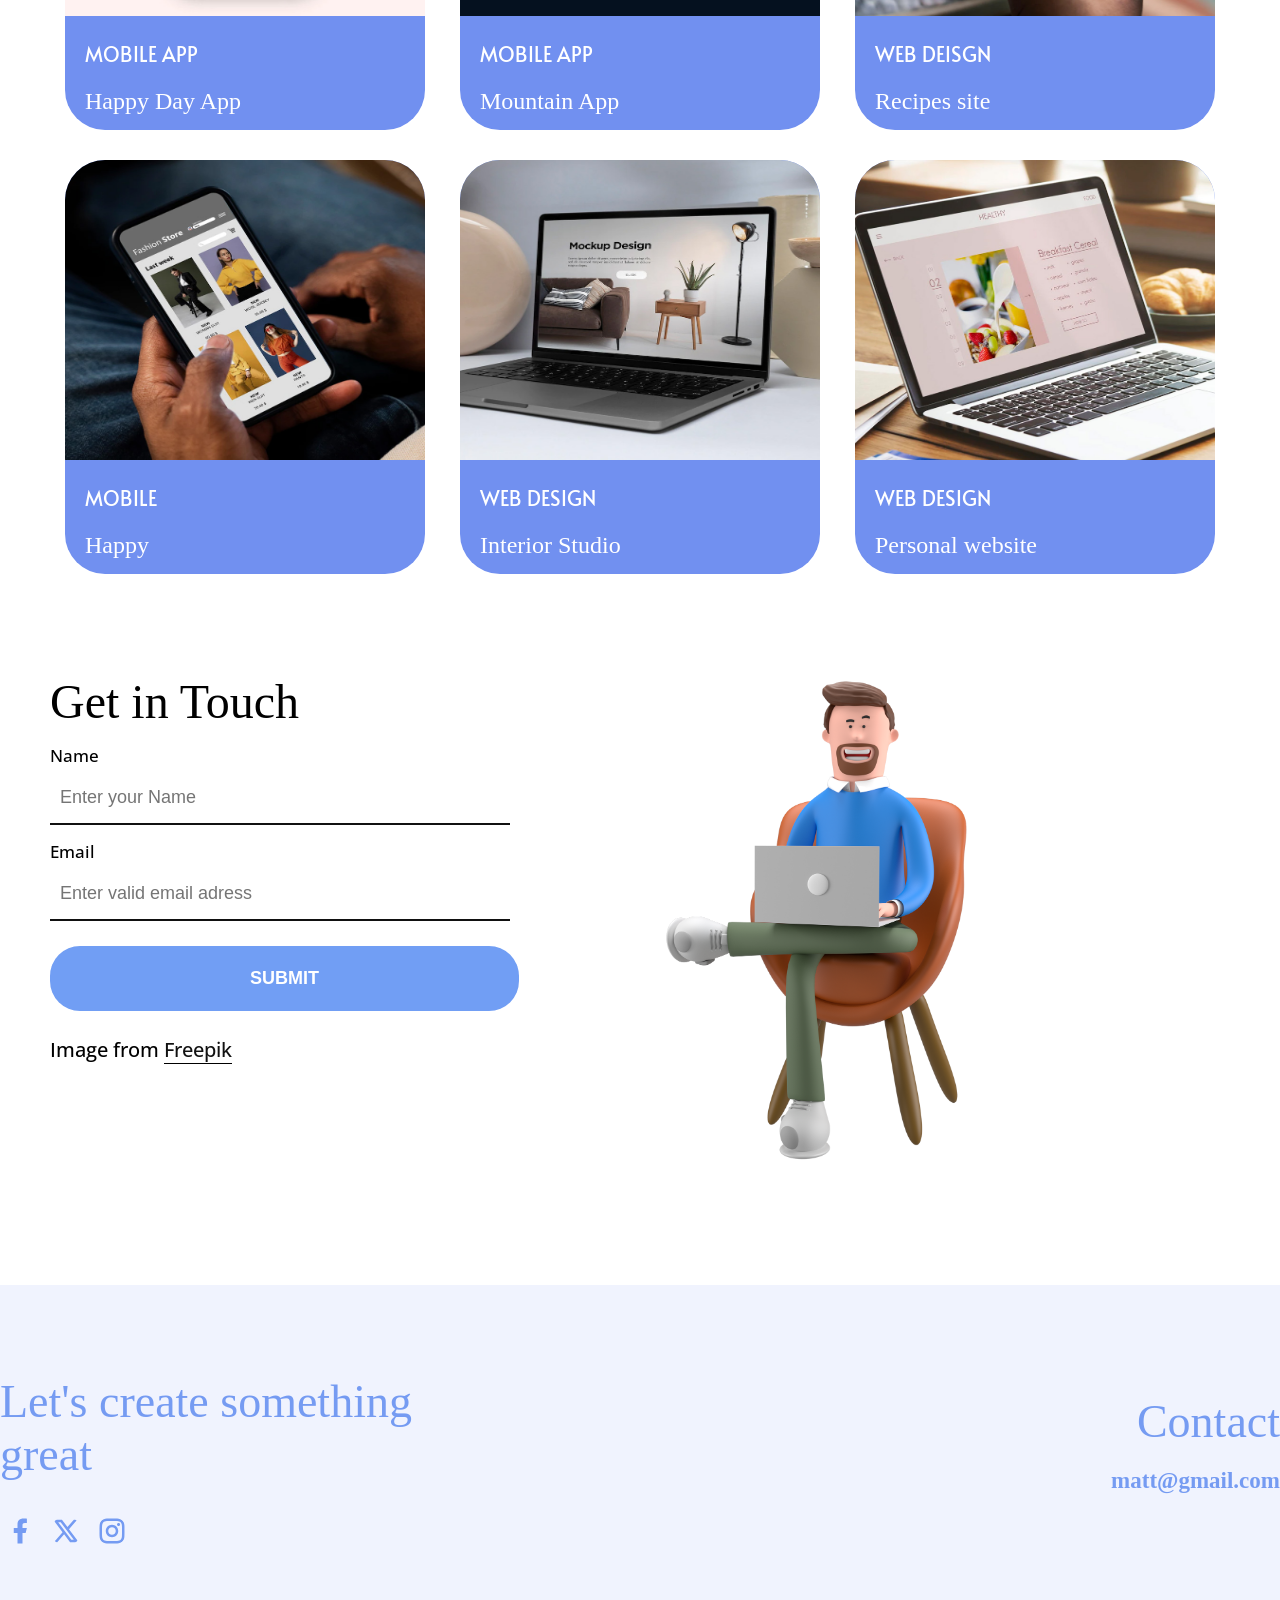
<file: HTML/Home.html>
<!DOCTYPE html>
<html lang="en">

<head>
    <meta charset="UTF-8">
    <meta name="viewport" content="width=device-width, initial-scale=1.0">
    <link rel="stylesheet" href="../CSS/Home.css">
    <link rel="icon" href="../imgs/nice-p-l.avif">
    <title>Freelanse Dewelopper Template Live Demo</title>

</head>

<body>
    <!-- =================================================
                     NAVBAR SECTION
    ================================================= -->

    <nav class="nav container">
        <a href="#"> <img src="../imgs/MC_logo.png" alt="MS_logo"></a>
        <ul class="pages">
            <li class="turned_on"><a href="#">Home</a></li>
            <li><a href="../index.html">About Me</a></li>
            <li><a href="./My work.html">My Work</a></li>
            <li><a href="./My blog.html">My Blog</a></li>
        </ul>
    </nav>

    <!-- =================================================
                     HERO SECTION
    ================================================= -->

    <section class=" hero_section">
        <div class="senter">

            <div data-aos="zoom-out-left">
                <div class="about_matt">
                    <h1>My Works</h1>
                    <h2> Let’s work together</h2>
                    <button href="#" class="hire_me">HIRE ME NOW <svg class="turn_rigt"
                            xmlns="http://www.w3.org/2000/svg" viewBox="0 0 24 24" fill="currentColor">
                            <path
                                d="M1.99974 13.0001L1.9996 11.0002L18.1715 11.0002L14.2218 7.05044L15.636 5.63623L22 12.0002L15.636 18.3642L14.2218 16.9499L18.1716 13.0002L1.99974 13.0001Z">
                            </path>
                        </svg> </button>
                    <div class="sociak_medias">
                        <a title="link" href="#"><svg xmlns="http://www.w3.org/2000/svg" viewBox="0 0 24 24"
                                fill="currentColor">
                                <path
                                    d="M14 13.5H16.5L17.5 9.5H14V7.5C14 6.47062 14 5.5 16 5.5H17.5V2.1401C17.1743 2.09685 15.943 2 14.6429 2C11.9284 2 10 3.65686 10 6.69971V9.5H7V13.5H10V22H14V13.5Z">
                                </path>
                            </svg></a>
                        <a title="link" href="#"><svg xmlns="http://www.w3.org/2000/svg" viewBox="0 0 24 24"
                                fill="currentColor">
                                <path
                                    d="M10.4883 14.651L15.25 21H22.25L14.3917 10.5223L20.9308 3H18.2808L13.1643 8.88578L8.75 3H1.75L9.26086 13.0145L2.31915 21H4.96917L10.4883 14.651ZM16.25 19L5.75 5H7.75L18.25 19H16.25Z">
                                </path>
                            </svg></a>
                        <a title="link" href="#"><svg xmlns="http://www.w3.org/2000/svg" viewBox="0 0 24 24"
                                fill="currentColor">
                                <path
                                    d="M12.001 9C10.3436 9 9.00098 10.3431 9.00098 12C9.00098 13.6573 10.3441 15 12.001 15C13.6583 15 15.001 13.6569 15.001 12C15.001 10.3427 13.6579 9 12.001 9ZM12.001 7C14.7614 7 17.001 9.2371 17.001 12C17.001 14.7605 14.7639 17 12.001 17C9.24051 17 7.00098 14.7629 7.00098 12C7.00098 9.23953 9.23808 7 12.001 7ZM18.501 6.74915C18.501 7.43926 17.9402 7.99917 17.251 7.99917C16.5609 7.99917 16.001 7.4384 16.001 6.74915C16.001 6.0599 16.5617 5.5 17.251 5.5C17.9393 5.49913 18.501 6.0599 18.501 6.74915ZM12.001 4C9.5265 4 9.12318 4.00655 7.97227 4.0578C7.18815 4.09461 6.66253 4.20007 6.17416 4.38967C5.74016 4.55799 5.42709 4.75898 5.09352 5.09255C4.75867 5.4274 4.55804 5.73963 4.3904 6.17383C4.20036 6.66332 4.09493 7.18811 4.05878 7.97115C4.00703 9.0752 4.00098 9.46105 4.00098 12C4.00098 14.4745 4.00753 14.8778 4.05877 16.0286C4.0956 16.8124 4.2012 17.3388 4.39034 17.826C4.5591 18.2606 4.7605 18.5744 5.09246 18.9064C5.42863 19.2421 5.74179 19.4434 6.17187 19.6094C6.66619 19.8005 7.19148 19.9061 7.97212 19.9422C9.07618 19.9939 9.46203 20 12.001 20C14.4755 20 14.8788 19.9934 16.0296 19.9422C16.8117 19.9055 17.3385 19.7996 17.827 19.6106C18.2604 19.4423 18.5752 19.2402 18.9074 18.9085C19.2436 18.5718 19.4445 18.2594 19.6107 17.8283C19.8013 17.3358 19.9071 16.8098 19.9432 16.0289C19.9949 14.9248 20.001 14.5389 20.001 12C20.001 9.52552 19.9944 9.12221 19.9432 7.97137C19.9064 7.18906 19.8005 6.66149 19.6113 6.17318C19.4434 5.74038 19.2417 5.42635 18.9084 5.09255C18.573 4.75715 18.2616 4.55693 17.8271 4.38942C17.338 4.19954 16.8124 4.09396 16.0298 4.05781C14.9258 4.00605 14.5399 4 12.001 4ZM12.001 2C14.7176 2 15.0568 2.01 16.1235 2.06C17.1876 2.10917 17.9135 2.2775 18.551 2.525C19.2101 2.77917 19.7668 3.1225 20.3226 3.67833C20.8776 4.23417 21.221 4.7925 21.476 5.45C21.7226 6.08667 21.891 6.81333 21.941 7.8775C21.9885 8.94417 22.001 9.28333 22.001 12C22.001 14.7167 21.991 15.0558 21.941 16.1225C21.8918 17.1867 21.7226 17.9125 21.476 18.55C21.2218 19.2092 20.8776 19.7658 20.3226 20.3217C19.7668 20.8767 19.2076 21.22 18.551 21.475C17.9135 21.7217 17.1876 21.89 16.1235 21.94C15.0568 21.9875 14.7176 22 12.001 22C9.28431 22 8.94514 21.99 7.87848 21.94C6.81431 21.8908 6.08931 21.7217 5.45098 21.475C4.79264 21.2208 4.23514 20.8767 3.67931 20.3217C3.12348 19.7658 2.78098 19.2067 2.52598 18.55C2.27848 17.9125 2.11098 17.1867 2.06098 16.1225C2.01348 15.0558 2.00098 14.7167 2.00098 12C2.00098 9.28333 2.01098 8.94417 2.06098 7.8775C2.11014 6.8125 2.27848 6.0875 2.52598 5.45C2.78014 4.79167 3.12348 4.23417 3.67931 3.67833C4.23514 3.1225 4.79348 2.78 5.45098 2.525C6.08848 2.2775 6.81348 2.11 7.87848 2.06C8.94514 2.0125 9.28431 2 12.001 2Z">
                                </path>
                            </svg></a>
                    </div>
                    <p class="from">Image from <a href="#">Freepik</a></p>
                </div>
            </div>

            <img class="meet" src="../imgs/Meet.jpg" alt="hero_img">

            <div class="yers_exp">
                <h1>12+</h1>
                <p>Years of <br> Experience</p>
            </div>
        </div>


    </section>

    <!-- =================================================
                     NUMBERS SECTION
    ================================================= -->

    <section class=" numbers">
        <div class="container">
            <div class="num">
                <h1>1200</h1>
                <p>Satisfied Clients</p>
            </div>
            <div class="num">
                <h1>5490</h1>
                <p>Successfully Projects</p>
            </div>
            <div class="num">
                <h1>13+</h1>
                <p>Award Winning</p>
            </div>
            <div class="num">
                <h1>98%</h1>
                <p>Client Review</p>
            </div>
        </div>
    </section>

    <!-- =================================================
                     GREATING SECTION
    ================================================= -->

    <section class="greating container">
        <img src="../imgs/men.png" alt="men">
        <h1>Hi, I’m Matt. Nice to meet you.</h1>
        <p>Sample text. Click to select the Text Element. Since starting my freelance design career 12 years ago, I've
            worked remotely with agencies, consulted for startups, and collaborated with talented teams to create
            digital products for both businesses and consumers. I'm confident yet humble, naturally curious, and always
            striving to sharpen my skills.
        </p>
        <button href="#" class="hire_me">VIEW MY WORKS<svg class="turn_rigt" xmlns="http://www.w3.org/2000/svg"
                viewBox="0 0 24 24" fill="currentColor">
                <path
                    d="M1.99974 13.0001L1.9996 11.0002L18.1715 11.0002L14.2218 7.05044L15.636 5.63623L22 12.0002L15.636 18.3642L14.2218 16.9499L18.1716 13.0002L1.99974 13.0001Z">
                </path>
            </svg>
        </button>
    </section>

    <!-- =================================================
                     METT RELAX SECTION
    ================================================= -->

    <section class="relax ">
        <h1 class="quality">My Quality Services</h1>

        <div class="container">
            <div class="img">
                <img class="meet" src="../imgs/met work img.jpg" alt="hero_img">
                <p class="from">Image from <a href="#">Freepic</a></p>
            </div>

            <div class="plus" data-aos="zoom-out-left">
                <h2>Web Application Development <span>+</span></h2>
                <h2>Front-End Development <span>+</span></h2>
                <h2>API Development <span>+</span></h2>
                <h2>Back-End Development <span>+</span></h2>
            </div>
        </div>
    </section>

    <!-- =================================================
                     SKILLS SECTION
    ================================================= -->

    <section class="skills_section ">
        <div class="container">
            <h1>My Works Skills</h1>
            <div class="skills">
                <!-- 1   -->
                <div class="skil_card">
                    <img src="../imgs/Figma_logo.png" alt="">
                    <h2>Figma</h2>
                    <span>Sample text. Click to select the Text Element.</span>
                </div>
                <!-- 2 -->
                <div class="skil_card">
                    <img src="../imgs/lettet_W.png" alt="">
                    <h2>WordPress</h2>
                    <span>Sample text. Click to select the Text Element.</span>
                </div>
                <!-- 3 -->
                <div class="skil_card">
                    <img src="../imgs/React_logo.png" alt="">
                    <h2>React.js</h2>
                    <span>Sample text. Click to select the Text Element.</span>
                </div>
                <!-- 4 -->
                <div class="skil_card">
                    <img src="../imgs/html_logo.png" alt="">
                    <h2>HTML</h2>
                    <span>Sample text. Click to select the Text Element.</span>
                </div>

            </div>
        </div>

    </section>

    <!-- =================================================
                     FREDERICK SECTION
    ================================================= -->

    <section class=" comments">
        <div class="container">
            <img src="../imgs/doble coma.png" alt="">
            <div class="inner">
                <svg xmlns="http://www.w3.org/2000/svg" viewBox="0 0 24 24" fill="currentColor">
                    <path
                        d="M8.3685 12L13.1162 3.03212L14.8838 3.9679L10.6315 12L14.8838 20.0321L13.1162 20.9679L8.3685 12Z">
                    </path>
                </svg>
                <div class="innrner_text">
                    <p>Duis aute irure dolor in reprehenderit in voluptate velit esse cillum dolore eu fugiat nulla
                        pariatur. Excepteur sint occaecat cupidatat non proident, sunt in culpa qui officia deserunt
                        mollit
                        anim id est laborum.
                    </p>
                    <h3>Conrad P. Frederick</h3>
                    <h4>CEO COMPANY</h4>
                    <div class="dots">
                        <div class="dot"></div>
                        <div class="dot"></div>
                    </div>
                </div>
                <svg xmlns="http://www.w3.org/2000/svg" viewBox="0 0 24 24" fill="currentColor">
                    <path
                        d="M15.6315 12L10.8838 3.03212L9.11622 3.9679L13.3685 12L9.11622 20.0321L10.8838 20.9679L15.6315 12Z">
                    </path>
                </svg>
            </div>
        </div>

    </section>

    <!-- =================================================
                      WORK TABLE SECTION
    ================================================= -->

    <section class="work_table">
        <div class="container">
            <div class="work_table_left_part">
                <h3>Need a Project?</h3>
                <h1>Let's Work Together. <br> Fixed A Meeting</h1>
                <p>Image from <a href="#"> Freepik</a></p>
                <div class="line"></div>
                <div class="phone_number">
                    <div class="phone">
                        <svg xmlns="http://www.w3.org/2000/svg" viewBox="0 0 24 24" fill="currentColor">
                            <path
                                d="M21 16.42V19.9561C21 20.4811 20.5941 20.9167 20.0705 20.9537C19.6331 20.9846 19.2763 21 19 21C10.1634 21 3 13.8366 3 5C3 4.72371 3.01545 4.36687 3.04635 3.9295C3.08337 3.40588 3.51894 3 4.04386 3H7.5801C7.83678 3 8.05176 3.19442 8.07753 3.4498C8.10067 3.67907 8.12218 3.86314 8.14207 4.00202C8.34435 5.41472 8.75753 6.75936 9.3487 8.00303C9.44359 8.20265 9.38171 8.44159 9.20185 8.57006L7.04355 10.1118C8.35752 13.1811 10.8189 15.6425 13.8882 16.9565L15.4271 14.8019C15.5572 14.6199 15.799 14.5573 16.001 14.6532C17.2446 15.2439 18.5891 15.6566 20.0016 15.8584C20.1396 15.8782 20.3225 15.8995 20.5502 15.9225C20.8056 15.9483 21 16.1633 21 16.42Z">
                            </path>
                        </svg>
                        <span>Phone number</span>
                    </div>
                    <a href="#">+1 232 343 44 55</a>
                    <div class="line"></div>
                    <div class="mett_email">
                        <svg xmlns="http://www.w3.org/2000/svg" viewBox="0 0 24 24" fill="currentColor">
                            <path
                                d="M3 3H21C21.5523 3 22 3.44772 22 4V20C22 20.5523 21.5523 21 21 21H3C2.44772 21 2 20.5523 2 20V4C2 3.44772 2.44772 3 3 3ZM12.0606 11.6829L5.64722 6.2377L4.35278 7.7623L12.0731 14.3171L19.6544 7.75616L18.3456 6.24384L12.0606 11.6829Z">
                            </path>
                        </svg>
                        <span>Email</span>
                    </div>
                    <a href="#">matt@gmail.com</a>
                </div>
            </div>
            <div class="work_table_tight_part">
                <img src="../imgs/work laptop.jpg" alt="laptope">
            </div>
        </div>

    </section>

    <!-- =================================================
                      MEETS CLIENTS SECTION
    ================================================= -->

    <section class="container clients">
        <h1>Here are some of my clients</h1>
        <div class="client_cards">
            <img src="../imgs/img1.png" alt="card">
            <img src="../imgs/img2.png" alt="card">
            <img src="../imgs/img3.png" alt="card">
            <img src="../imgs/img4.png" alt="card">
            <img src="../imgs/img5.png" alt="card">
            <img src="../imgs/img6.png" alt="card">
        </div>
    </section>

    <!-- =================================================
                      MEETS CLIENTS SECTION
    ================================================= -->

    <section class="racet">
        <div class="container">
            <div class="right_racet">
                <img src="../imgs/racet.jpg" alt="racet">
            </div>
            <div class="left_racet">
                <h5>About Me</h5>
                <h1>My Special Skills</h1>
                <p class="from">Image from <a href="#"> Freepik</a></p>
                <p>Duis aute irure dolor in reprehenderit in voluptate velit esse cillum dolore eu fugiat nulla pariatur. Excepteur sint occaecat cupidatat non proident, sunt in culpa qui officia deserunt mollit anim id est laborum.</p>
                <button href="#" class="hire_me">VIEW MY WORKS<svg class="turn_rigt" xmlns="http://www.w3.org/2000/svg"
                    viewBox="0 0 24 24" fill="currentColor">
                    <path
                        d="M1.99974 13.0001L1.9996 11.0002L18.1715 11.0002L14.2218 7.05044L15.636 5.63623L22 12.0002L15.636 18.3642L14.2218 16.9499L18.1716 13.0002L1.99974 13.0001Z">
                    </path>
                    </svg>
                </button>
            </div>
        </div>
    </section>

    <!-- =================================================
                     CARDS SECTION
    ================================================= -->

    <section class="imgs_cards">
        <h3>My Works</h3>
        <div class="first_img_cards">
            <!-- 1 -->
            <div class="img_card">
                <img src="../imgs/HAPY your day.jpg" alt="">
                <h2>Mobile App</h2>
                <h1>Happy Day App</h1>
            </div>
            <!-- 2 -->
            <div class="first_img_cards">
                <div class="img_card">
                    <img src="../imgs/travel.jpg" alt="">
                    <h2>Mobile App </h2>
                    <h1>Mountain App </h1>
                </div>
            </div>
            <!-- 3 -->
            <div class="first_img_cards">
                <div class="img_card">
                    <img src="../imgs/phone.jpg" alt="">
                    <h2>Web deisgn </h2>
                    <h1>Recipes site </h1>
                </div>
            </div>

        </div>

        <div class="first_img_cards pading-top">
            <!-- 1 -->
            <div class="img_card">
                <img src="../imgs/phone 2.jpg" alt="">
                <h2>Mobile </h2>
                <h1>Happy </h1>
            </div>
            <!-- 2 -->
            <div class="first_img_cards">
                <div class="img_card">
                    <img src="../imgs/gres in laptop.jpg" alt="">
                    <h2>web design </h2>
                    <h1>Interior Studio </h1>
                </div>
            </div>
            <!-- 3 -->
            <div class="first_img_cards">
                <div class="img_card">
                    <img src="../imgs/sweet laptop.jpg" alt="">
                    <h2>web design </h2>
                    <h1>Personal website </h1>
                </div>
            </div>
        </div>

        <div class="second_img_cards"></div>
    </section>

     <!-- =================================================
                      ENTER SECTION
    ================================================= -->

    <section class="container enter_section">
        <div class="left_enter_section">
            <h1>Get in Touch</h1>
            <div class="enter">
                <p>Name</p>
                <input placeholder="Enter your Name" type="text" >
            </div>
            <div class="enter">
                <p>Email</p>
                <input placeholder="Enter valid email adress" type="text" >
            </div>
            <button title="btn" class="btn_black_hover">SUBMIT</button>
            <h3 class="from">Image from <a href="#"> Freepik</a></h3>
        </div>
        <div class="right_enter_section">
            <img src="../imgs/man with laptop.png" alt="men with laptop">
        </div>

    </section>

    <!-- =================================================
                      CREATE FOOTER
    ================================================= -->

    <footer class="create ">
        <div class="container">
            <div class="left_create">
            <h1>Let's create something <br> great</h1>
             <div class="sociak_medias">
                    <a title="link" href="#"><svg xmlns="http://www.w3.org/2000/svg" viewBox="0 0 24 24" fill="currentColor">
                            <path
                                d="M14 13.5H16.5L17.5 9.5H14V7.5C14 6.47062 14 5.5 16 5.5H17.5V2.1401C17.1743 2.09685 15.943 2 14.6429 2C11.9284 2 10 3.65686 10 6.69971V9.5H7V13.5H10V22H14V13.5Z">
                            </path>
                        </svg></a>
                    <a title="link" href="#"><svg xmlns="http://www.w3.org/2000/svg" viewBox="0 0 24 24" fill="currentColor">
                            <path
                                d="M10.4883 14.651L15.25 21H22.25L14.3917 10.5223L20.9308 3H18.2808L13.1643 8.88578L8.75 3H1.75L9.26086 13.0145L2.31915 21H4.96917L10.4883 14.651ZM16.25 19L5.75 5H7.75L18.25 19H16.25Z">
                            </path>
                        </svg></a>
                    <a title="link" href="#"><svg xmlns="http://www.w3.org/2000/svg" viewBox="0 0 24 24" fill="currentColor">
                            <path
                                d="M12.001 9C10.3436 9 9.00098 10.3431 9.00098 12C9.00098 13.6573 10.3441 15 12.001 15C13.6583 15 15.001 13.6569 15.001 12C15.001 10.3427 13.6579 9 12.001 9ZM12.001 7C14.7614 7 17.001 9.2371 17.001 12C17.001 14.7605 14.7639 17 12.001 17C9.24051 17 7.00098 14.7629 7.00098 12C7.00098 9.23953 9.23808 7 12.001 7ZM18.501 6.74915C18.501 7.43926 17.9402 7.99917 17.251 7.99917C16.5609 7.99917 16.001 7.4384 16.001 6.74915C16.001 6.0599 16.5617 5.5 17.251 5.5C17.9393 5.49913 18.501 6.0599 18.501 6.74915ZM12.001 4C9.5265 4 9.12318 4.00655 7.97227 4.0578C7.18815 4.09461 6.66253 4.20007 6.17416 4.38967C5.74016 4.55799 5.42709 4.75898 5.09352 5.09255C4.75867 5.4274 4.55804 5.73963 4.3904 6.17383C4.20036 6.66332 4.09493 7.18811 4.05878 7.97115C4.00703 9.0752 4.00098 9.46105 4.00098 12C4.00098 14.4745 4.00753 14.8778 4.05877 16.0286C4.0956 16.8124 4.2012 17.3388 4.39034 17.826C4.5591 18.2606 4.7605 18.5744 5.09246 18.9064C5.42863 19.2421 5.74179 19.4434 6.17187 19.6094C6.66619 19.8005 7.19148 19.9061 7.97212 19.9422C9.07618 19.9939 9.46203 20 12.001 20C14.4755 20 14.8788 19.9934 16.0296 19.9422C16.8117 19.9055 17.3385 19.7996 17.827 19.6106C18.2604 19.4423 18.5752 19.2402 18.9074 18.9085C19.2436 18.5718 19.4445 18.2594 19.6107 17.8283C19.8013 17.3358 19.9071 16.8098 19.9432 16.0289C19.9949 14.9248 20.001 14.5389 20.001 12C20.001 9.52552 19.9944 9.12221 19.9432 7.97137C19.9064 7.18906 19.8005 6.66149 19.6113 6.17318C19.4434 5.74038 19.2417 5.42635 18.9084 5.09255C18.573 4.75715 18.2616 4.55693 17.8271 4.38942C17.338 4.19954 16.8124 4.09396 16.0298 4.05781C14.9258 4.00605 14.5399 4 12.001 4ZM12.001 2C14.7176 2 15.0568 2.01 16.1235 2.06C17.1876 2.10917 17.9135 2.2775 18.551 2.525C19.2101 2.77917 19.7668 3.1225 20.3226 3.67833C20.8776 4.23417 21.221 4.7925 21.476 5.45C21.7226 6.08667 21.891 6.81333 21.941 7.8775C21.9885 8.94417 22.001 9.28333 22.001 12C22.001 14.7167 21.991 15.0558 21.941 16.1225C21.8918 17.1867 21.7226 17.9125 21.476 18.55C21.2218 19.2092 20.8776 19.7658 20.3226 20.3217C19.7668 20.8767 19.2076 21.22 18.551 21.475C17.9135 21.7217 17.1876 21.89 16.1235 21.94C15.0568 21.9875 14.7176 22 12.001 22C9.28431 22 8.94514 21.99 7.87848 21.94C6.81431 21.8908 6.08931 21.7217 5.45098 21.475C4.79264 21.2208 4.23514 20.8767 3.67931 20.3217C3.12348 19.7658 2.78098 19.2067 2.52598 18.55C2.27848 17.9125 2.11098 17.1867 2.06098 16.1225C2.01348 15.0558 2.00098 14.7167 2.00098 12C2.00098 9.28333 2.01098 8.94417 2.06098 7.8775C2.11014 6.8125 2.27848 6.0875 2.52598 5.45C2.78014 4.79167 3.12348 4.23417 3.67931 3.67833C4.23514 3.1225 4.79348 2.78 5.45098 2.525C6.08848 2.2775 6.81348 2.11 7.87848 2.06C8.94514 2.0125 9.28431 2 12.001 2Z">
                            </path>
                        </svg></a>
                </div>
        </div>
        <div class="right_create">
            <h1>Contact</h1>
            <a title="email" href="#">matt@gmail.com</a>
        </div>
        </div>
        
    </footer>
    

</body>

</html>
</file>
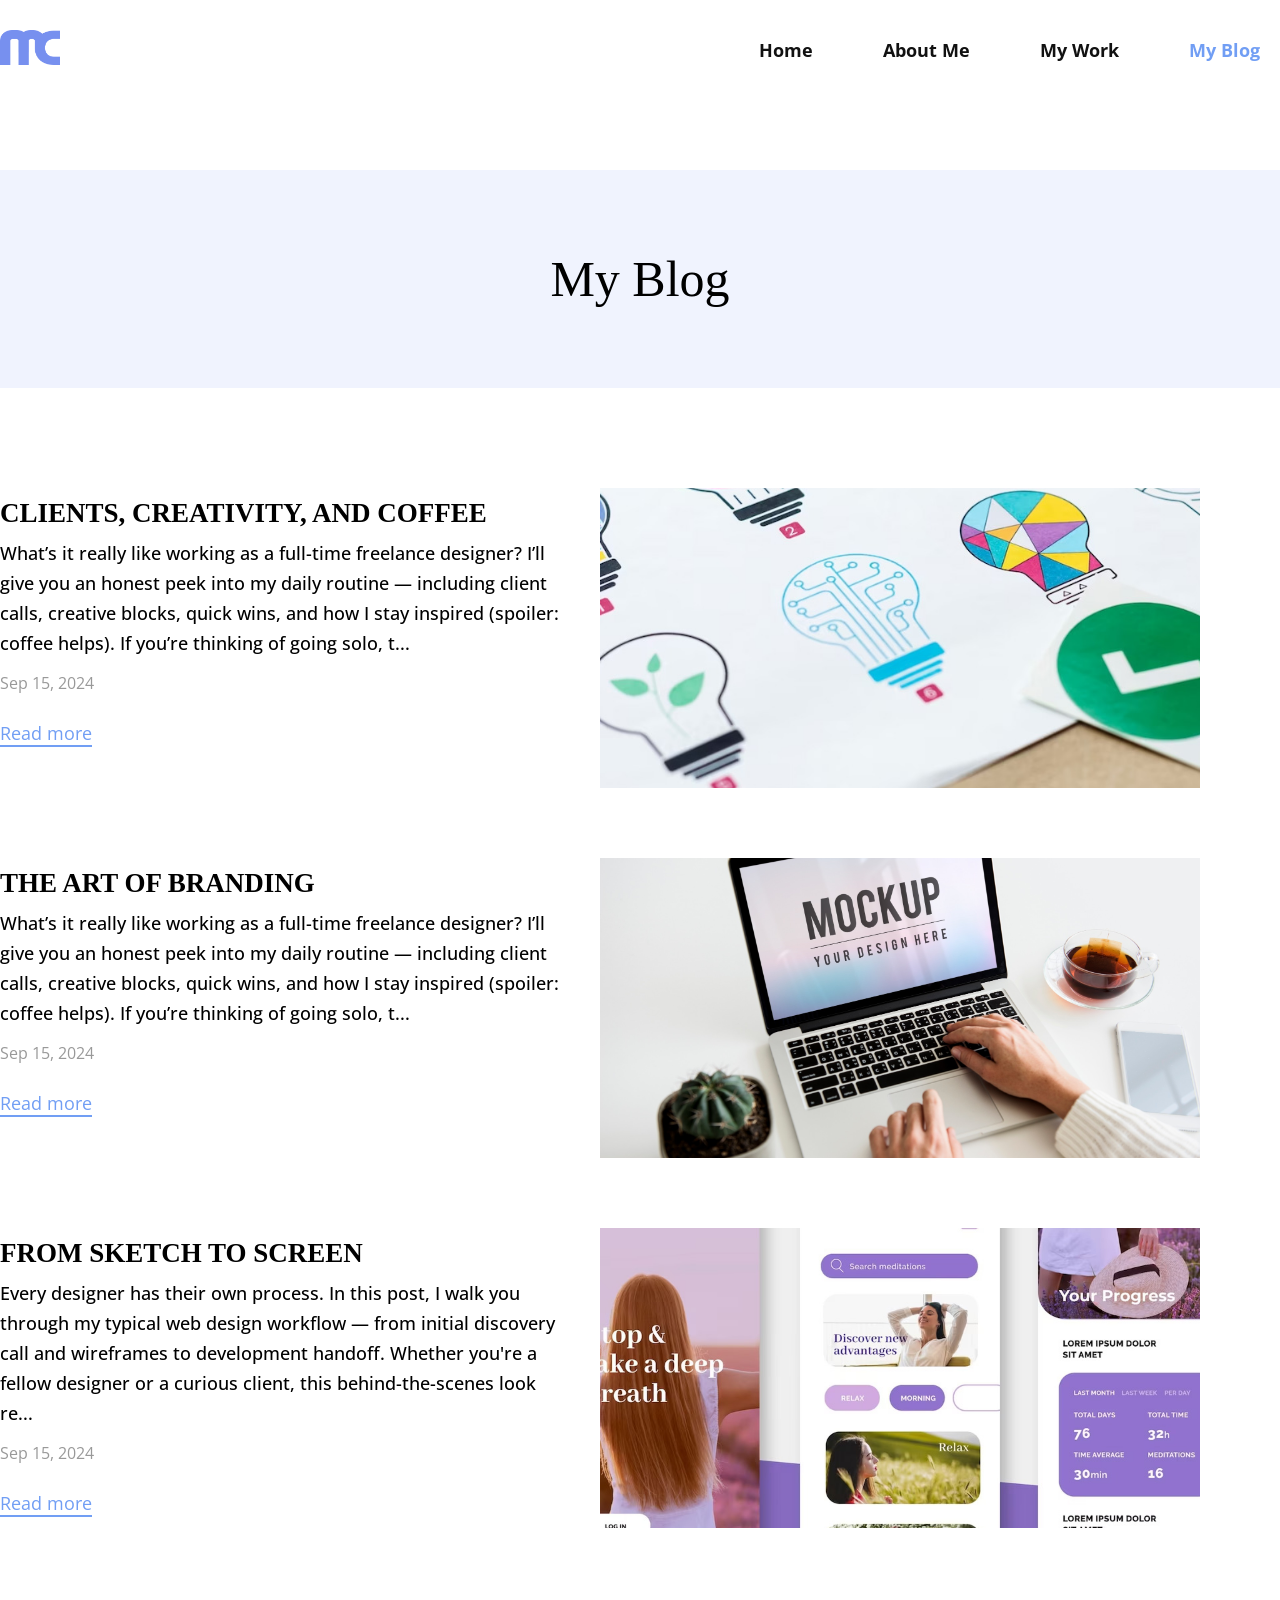
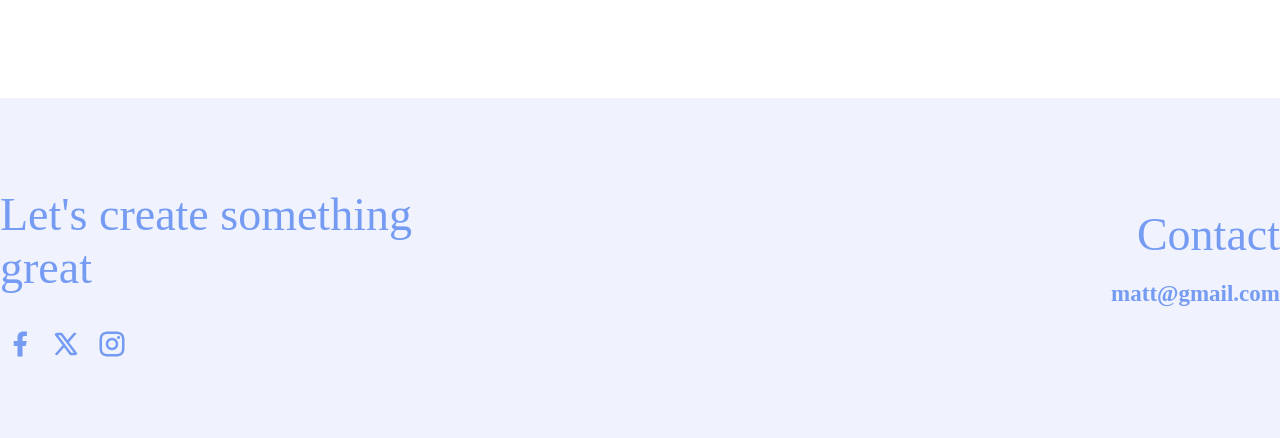
<file: HTML/My blog.html>
<!DOCTYPE html>
<html lang="en">
<head>
    <meta charset="UTF-8">
    <meta name="viewport" content="width=device-width, initial-scale=1.0">
    <link rel="stylesheet" href="../CSS/My blog.css">
    <link rel="icon" href="../imgs/nice-p-l.avif">
    <title>Freelanse Dewelopper Template Live Demo</title>
</head>
<body>

    <!-- =================================================
                     NAVBAR SECTION
    ================================================= -->

    <nav class="nav container">
        <a href="#"> <img src="../imgs/MC_logo.png" alt="MS_logo"></a>
        <ul class="pages">
            <li><a href="./Home.html">Home</a></li>
            <li><a href="../index.html">About Me</a></li>
            <li><a href="./My work.html">My Work</a></li>
            <li class="turned_on"><a href="#">My Blog</a></li>
        </ul>
        <svg class="menu" xmlns="http://www.w3.org/2000/svg" viewBox="0 0 24 24" fill="currentColor"><path d="M3 4H21V6H3V4ZM3 11H21V13H3V11ZM3 18H21V20H3V18Z"></path></svg>
    </nav>

    <!-- =================================================       
                     MY BLOG - CARDS SECTION
    ================================================= --> 

    <section class=" blog">
        <div class="container">
            <h1>My Blog</h1>
        </div>
    </section>
    
    <section class="cards container">
        <!-- 1 -->
         <div class="card first_card">
            <div class="card_left_part">
                <h1>Clients, Creativity, and Coffee</h1>
                <h3>What’s it really like working as a full-time freelance designer? I’ll give you an honest peek into my daily routine — including client calls, creative blocks, quick wins, and how I stay inspired (spoiler: coffee helps). If you’re thinking of going solo, t...</h3>
                <p>Sep 15, 2024</p>
                <a href="#">Read more</a>
            </div>
            <div class="card_right_part">
                <img src="../imgs/Idias.jpg" alt="">
            </div>
         </div>
         <!-- 2 -->
         <div class="card second_card">
            <div class="card_left_part">
                <h1>The Art of Branding</h1>
                <h3>What’s it really like working as a full-time freelance designer? I’ll give you an honest peek into my daily routine — including client calls, creative blocks, quick wins, and how I stay inspired (spoiler: coffee helps). If you’re thinking of going solo, t...</h3>
                <p>Sep 15, 2024</p>
                <a href="#">Read more</a>
            </div>
            <div class="card_right_part">
                <img src="../imgs/MOCUP.jpg" alt="">
            </div>
         </div>
         <!-- 3 -->
         <div class="card third_card">
            <div class="card_left_part">
                <h1>From Sketch to Screen</h1>
                <h3>Every designer has their own process. In this post, I walk you through my typical web design workflow — from initial discovery call and wireframes to development handoff. Whether you're a fellow designer or a curious client, this behind-the-scenes look re...</h3>
                <p>Sep 15, 2024</p>
                <a href="#">Read more</a>
            </div>
            <div class="card_right_part">
                <img src="../imgs/GIRLS.jpg" alt="">
            </div>
         </div>
    </section>

     <!-- =================================================
                      CREATE FOOTER
    ================================================= -->

    <footer class="create ">
        <div class="container">
            <div class="left_create">
            <h1>Let's create something <br> great</h1>
             <div class="sociak_medias">
                    <a title="link" href="#"><svg class="pading" xmlns="http://www.w3.org/2000/svg" viewBox="0 0 24 24" fill="currentColor">
                            <path
                                d="M14 13.5H16.5L17.5 9.5H14V7.5C14 6.47062 14 5.5 16 5.5H17.5V2.1401C17.1743 2.09685 15.943 2 14.6429 2C11.9284 2 10 3.65686 10 6.69971V9.5H7V13.5H10V22H14V13.5Z">
                            </path>
                        </svg></a>
                    <a title="link" href="#"><svg xmlns="http://www.w3.org/2000/svg" viewBox="0 0 24 24" fill="currentColor">
                            <path
                                d="M10.4883 14.651L15.25 21H22.25L14.3917 10.5223L20.9308 3H18.2808L13.1643 8.88578L8.75 3H1.75L9.26086 13.0145L2.31915 21H4.96917L10.4883 14.651ZM16.25 19L5.75 5H7.75L18.25 19H16.25Z">
                            </path>
                        </svg></a>
                    <a title="link" href="#"><svg xmlns="http://www.w3.org/2000/svg" viewBox="0 0 24 24" fill="currentColor">
                            <path
                                d="M12.001 9C10.3436 9 9.00098 10.3431 9.00098 12C9.00098 13.6573 10.3441 15 12.001 15C13.6583 15 15.001 13.6569 15.001 12C15.001 10.3427 13.6579 9 12.001 9ZM12.001 7C14.7614 7 17.001 9.2371 17.001 12C17.001 14.7605 14.7639 17 12.001 17C9.24051 17 7.00098 14.7629 7.00098 12C7.00098 9.23953 9.23808 7 12.001 7ZM18.501 6.74915C18.501 7.43926 17.9402 7.99917 17.251 7.99917C16.5609 7.99917 16.001 7.4384 16.001 6.74915C16.001 6.0599 16.5617 5.5 17.251 5.5C17.9393 5.49913 18.501 6.0599 18.501 6.74915ZM12.001 4C9.5265 4 9.12318 4.00655 7.97227 4.0578C7.18815 4.09461 6.66253 4.20007 6.17416 4.38967C5.74016 4.55799 5.42709 4.75898 5.09352 5.09255C4.75867 5.4274 4.55804 5.73963 4.3904 6.17383C4.20036 6.66332 4.09493 7.18811 4.05878 7.97115C4.00703 9.0752 4.00098 9.46105 4.00098 12C4.00098 14.4745 4.00753 14.8778 4.05877 16.0286C4.0956 16.8124 4.2012 17.3388 4.39034 17.826C4.5591 18.2606 4.7605 18.5744 5.09246 18.9064C5.42863 19.2421 5.74179 19.4434 6.17187 19.6094C6.66619 19.8005 7.19148 19.9061 7.97212 19.9422C9.07618 19.9939 9.46203 20 12.001 20C14.4755 20 14.8788 19.9934 16.0296 19.9422C16.8117 19.9055 17.3385 19.7996 17.827 19.6106C18.2604 19.4423 18.5752 19.2402 18.9074 18.9085C19.2436 18.5718 19.4445 18.2594 19.6107 17.8283C19.8013 17.3358 19.9071 16.8098 19.9432 16.0289C19.9949 14.9248 20.001 14.5389 20.001 12C20.001 9.52552 19.9944 9.12221 19.9432 7.97137C19.9064 7.18906 19.8005 6.66149 19.6113 6.17318C19.4434 5.74038 19.2417 5.42635 18.9084 5.09255C18.573 4.75715 18.2616 4.55693 17.8271 4.38942C17.338 4.19954 16.8124 4.09396 16.0298 4.05781C14.9258 4.00605 14.5399 4 12.001 4ZM12.001 2C14.7176 2 15.0568 2.01 16.1235 2.06C17.1876 2.10917 17.9135 2.2775 18.551 2.525C19.2101 2.77917 19.7668 3.1225 20.3226 3.67833C20.8776 4.23417 21.221 4.7925 21.476 5.45C21.7226 6.08667 21.891 6.81333 21.941 7.8775C21.9885 8.94417 22.001 9.28333 22.001 12C22.001 14.7167 21.991 15.0558 21.941 16.1225C21.8918 17.1867 21.7226 17.9125 21.476 18.55C21.2218 19.2092 20.8776 19.7658 20.3226 20.3217C19.7668 20.8767 19.2076 21.22 18.551 21.475C17.9135 21.7217 17.1876 21.89 16.1235 21.94C15.0568 21.9875 14.7176 22 12.001 22C9.28431 22 8.94514 21.99 7.87848 21.94C6.81431 21.8908 6.08931 21.7217 5.45098 21.475C4.79264 21.2208 4.23514 20.8767 3.67931 20.3217C3.12348 19.7658 2.78098 19.2067 2.52598 18.55C2.27848 17.9125 2.11098 17.1867 2.06098 16.1225C2.01348 15.0558 2.00098 14.7167 2.00098 12C2.00098 9.28333 2.01098 8.94417 2.06098 7.8775C2.11014 6.8125 2.27848 6.0875 2.52598 5.45C2.78014 4.79167 3.12348 4.23417 3.67931 3.67833C4.23514 3.1225 4.79348 2.78 5.45098 2.525C6.08848 2.2775 6.81348 2.11 7.87848 2.06C8.94514 2.0125 9.28431 2 12.001 2Z">
                            </path>
                        </svg></a>
                </div>
        </div>
        <div class="right_create">
            <h1>Contact</h1>
            <a title="email" href="#">matt@gmail.com</a>
        </div>
        </div>
        
    </footer>







</body>
</html>
</file>
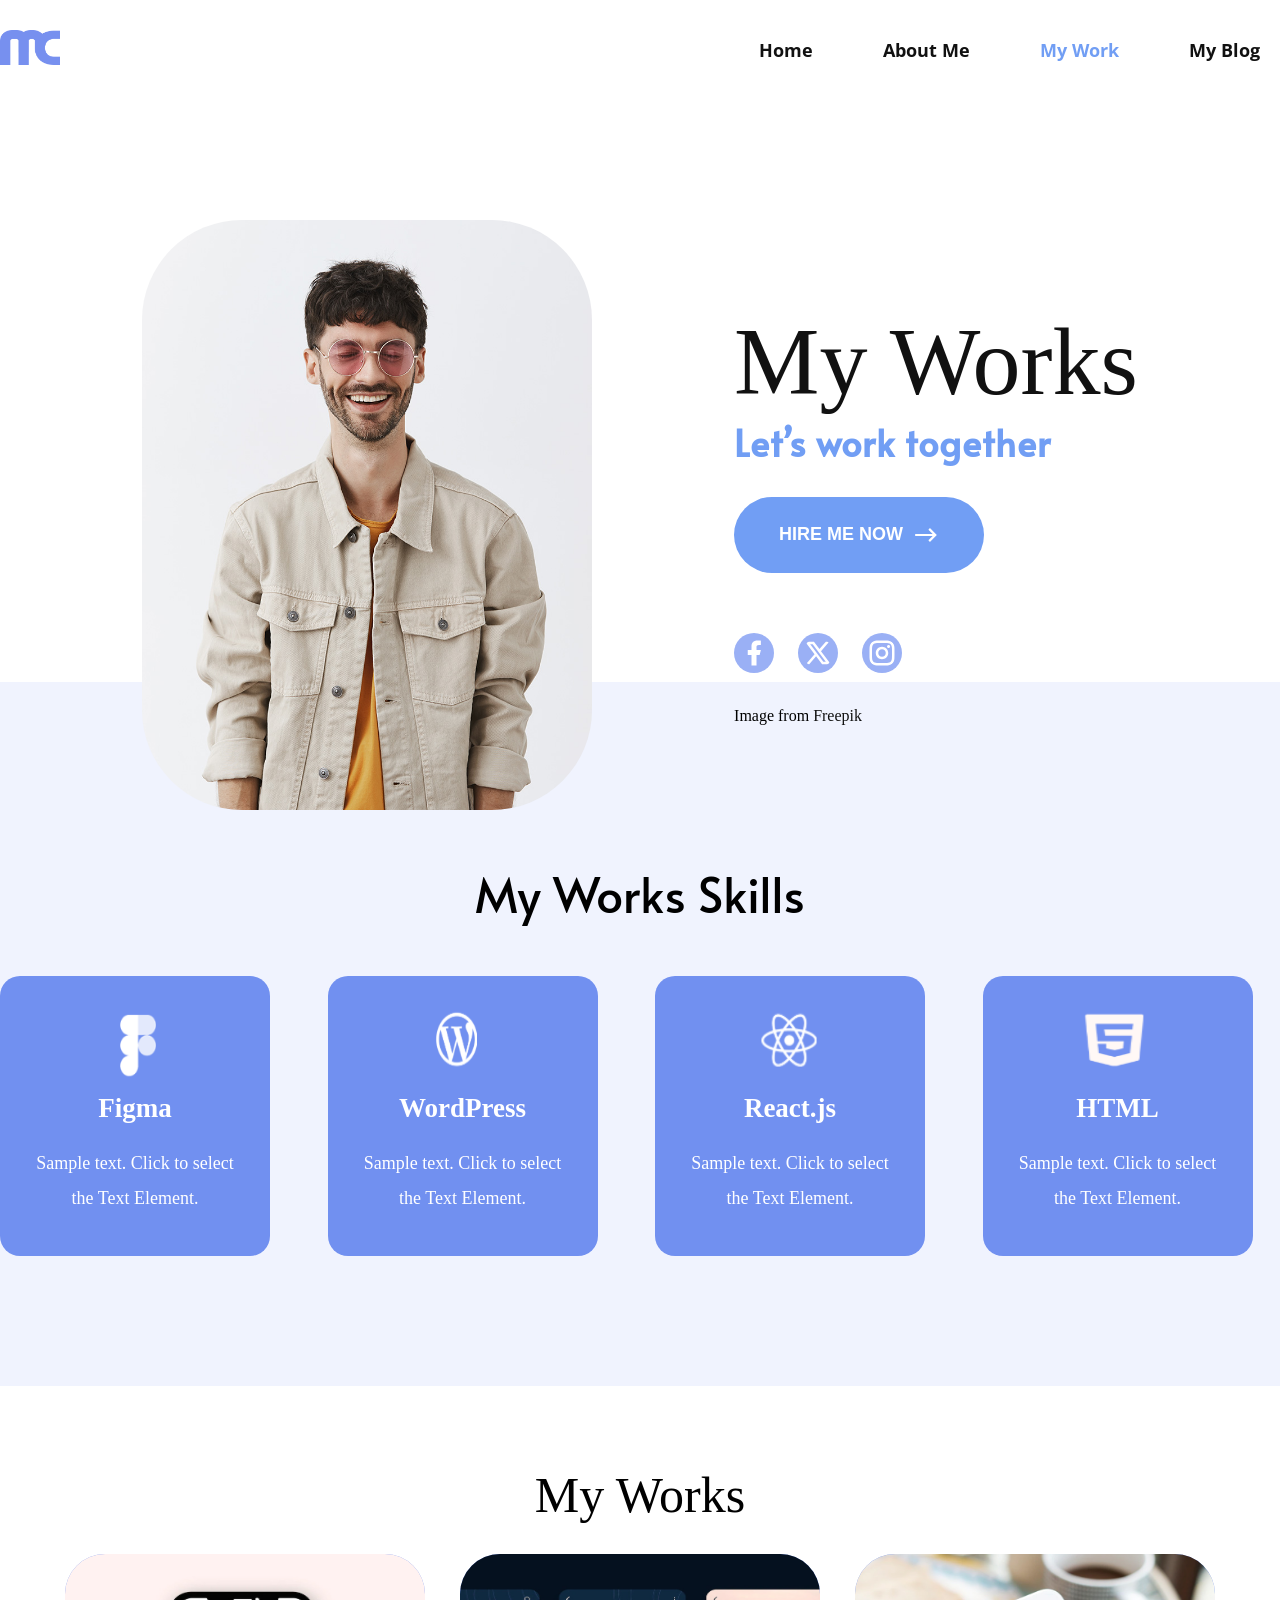
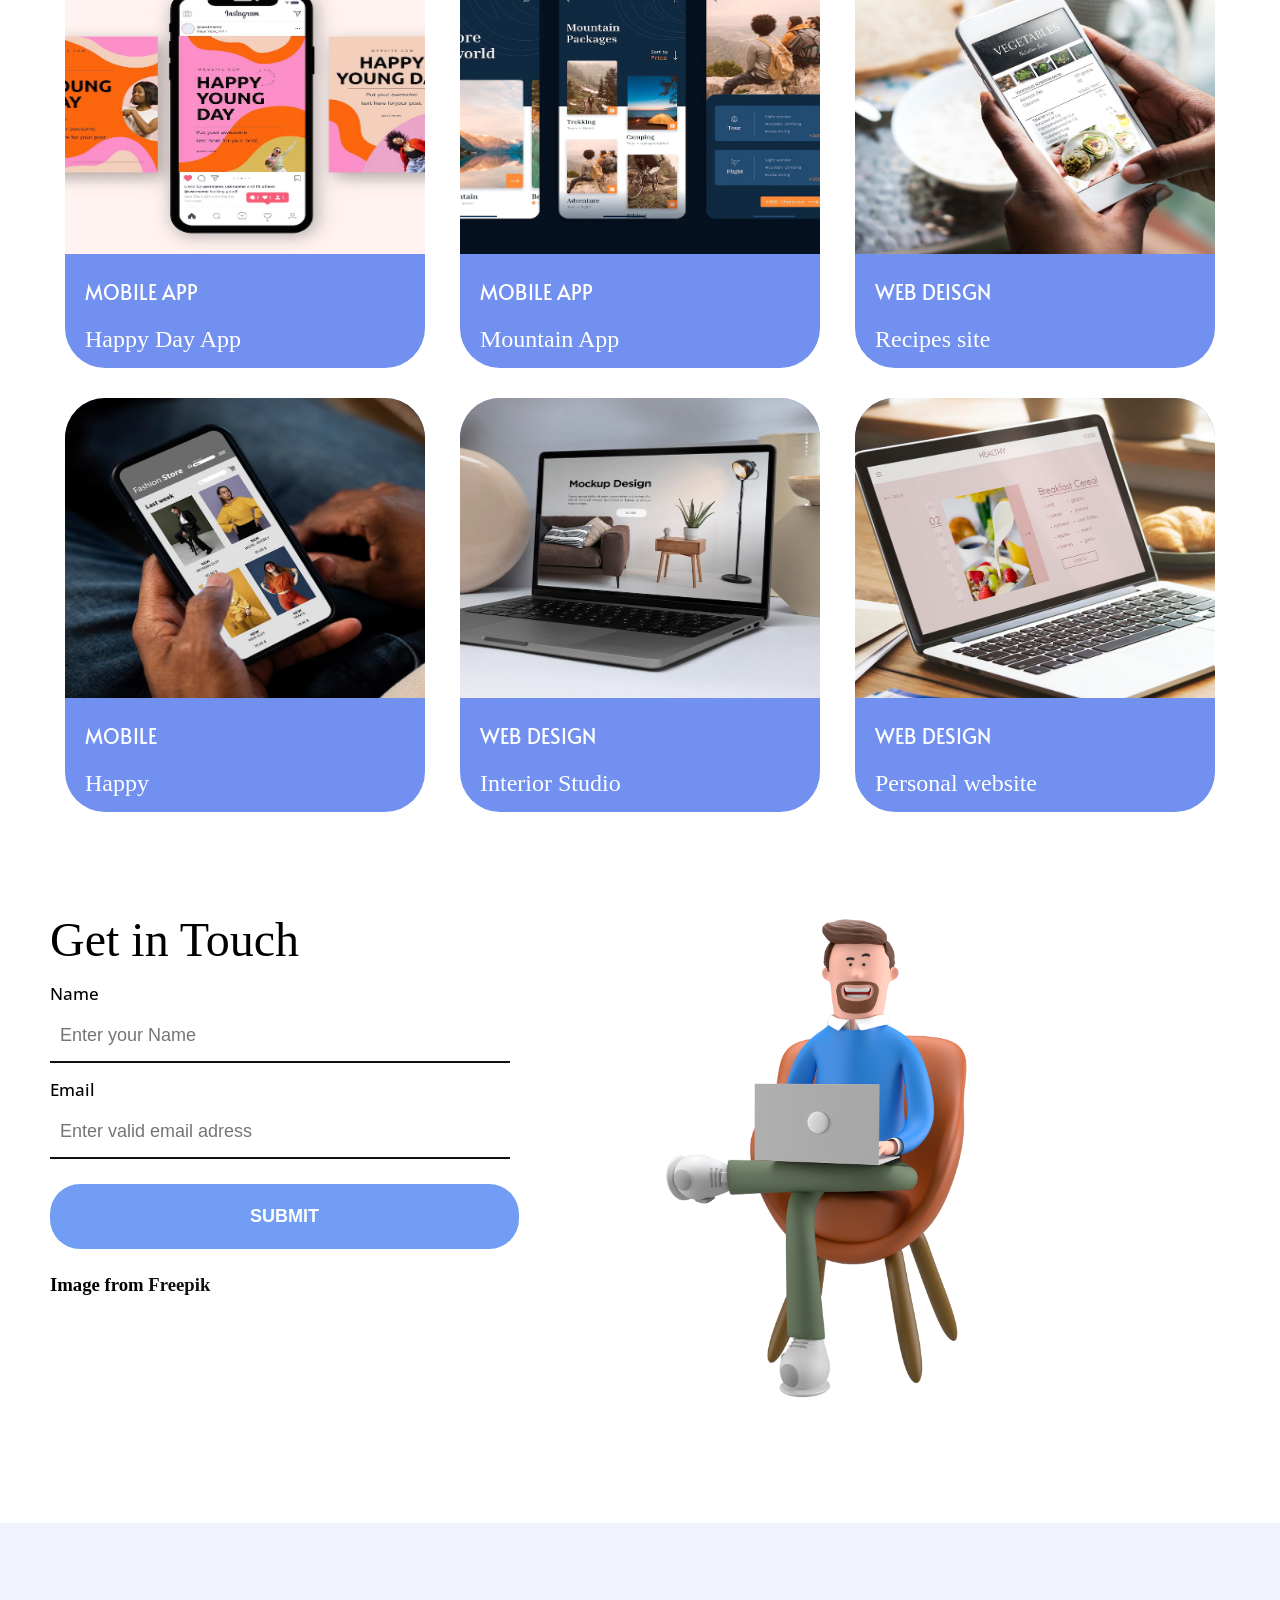
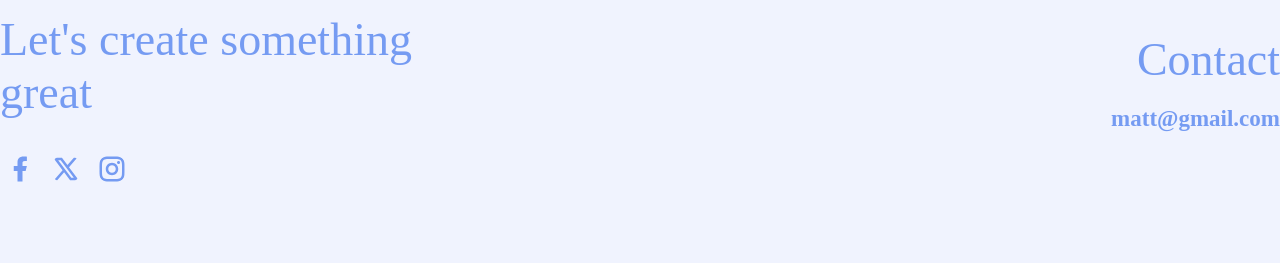
<file: HTML/My work.html>
<!DOCTYPE html>
<html lang="en">

<head>
    <meta charset="UTF-8">
    <meta name="viewport" content="width=device-width, initial-scale=1.0">
    <link rel="stylesheet" href="../CSS/My work.css">
    <link rel="icon" href="../imgs/nice-p-l.avif">
    <title>Freelanse Dewelopper Template Live Demo</title>
</head>

<body>
    <!-- =================================================
                     NAVBAR SECTION
    ================================================= -->

    <nav class="nav container">
        <a href="#"> <img src="../imgs/MC_logo.png" alt="MS_logo"></a>
        <ul class="pages">
            <li><a href="./Home.html">Home</a></li>
            <li><a href="../index.html">About Me</a></li>
            <li class="turned_on"><a href="#">My Work</a></li>
            <li><a href="./My blog.html">My Blog</a></li>
        </ul>
    </nav>

    <!-- =================================================
                     HERO SECTION
    ================================================= -->

    <section class="hero ">
        <div class="senter">
            <img class="meet" src="../imgs/met work img.jpg" alt="hero_img">

            <div data-aos="zoom-out-left">
                <div class="about_matt">
                    <h1>My Works</h1>
                    <h2> Let’s work together</h2>
                    <button href="#" class="hire_me">HIRE ME NOW <svg class="turn_rigt"
                            xmlns="http://www.w3.org/2000/svg" viewBox="0 0 24 24" fill="currentColor">
                            <path
                                d="M1.99974 13.0001L1.9996 11.0002L18.1715 11.0002L14.2218 7.05044L15.636 5.63623L22 12.0002L15.636 18.3642L14.2218 16.9499L18.1716 13.0002L1.99974 13.0001Z">
                            </path>
                        </svg> </button>
                    <div class="sociak_medias">
                        <a title="link" href="#"><svg xmlns="http://www.w3.org/2000/svg" viewBox="0 0 24 24"
                                fill="currentColor">
                                <path
                                    d="M14 13.5H16.5L17.5 9.5H14V7.5C14 6.47062 14 5.5 16 5.5H17.5V2.1401C17.1743 2.09685 15.943 2 14.6429 2C11.9284 2 10 3.65686 10 6.69971V9.5H7V13.5H10V22H14V13.5Z">
                                </path>
                            </svg></a>
                        <a title="link" href="#"><svg xmlns="http://www.w3.org/2000/svg" viewBox="0 0 24 24"
                                fill="currentColor">
                                <path
                                    d="M10.4883 14.651L15.25 21H22.25L14.3917 10.5223L20.9308 3H18.2808L13.1643 8.88578L8.75 3H1.75L9.26086 13.0145L2.31915 21H4.96917L10.4883 14.651ZM16.25 19L5.75 5H7.75L18.25 19H16.25Z">
                                </path>
                            </svg></a>
                        <a title="link" href="#"><svg xmlns="http://www.w3.org/2000/svg" viewBox="0 0 24 24"
                                fill="currentColor">
                                <path
                                    d="M12.001 9C10.3436 9 9.00098 10.3431 9.00098 12C9.00098 13.6573 10.3441 15 12.001 15C13.6583 15 15.001 13.6569 15.001 12C15.001 10.3427 13.6579 9 12.001 9ZM12.001 7C14.7614 7 17.001 9.2371 17.001 12C17.001 14.7605 14.7639 17 12.001 17C9.24051 17 7.00098 14.7629 7.00098 12C7.00098 9.23953 9.23808 7 12.001 7ZM18.501 6.74915C18.501 7.43926 17.9402 7.99917 17.251 7.99917C16.5609 7.99917 16.001 7.4384 16.001 6.74915C16.001 6.0599 16.5617 5.5 17.251 5.5C17.9393 5.49913 18.501 6.0599 18.501 6.74915ZM12.001 4C9.5265 4 9.12318 4.00655 7.97227 4.0578C7.18815 4.09461 6.66253 4.20007 6.17416 4.38967C5.74016 4.55799 5.42709 4.75898 5.09352 5.09255C4.75867 5.4274 4.55804 5.73963 4.3904 6.17383C4.20036 6.66332 4.09493 7.18811 4.05878 7.97115C4.00703 9.0752 4.00098 9.46105 4.00098 12C4.00098 14.4745 4.00753 14.8778 4.05877 16.0286C4.0956 16.8124 4.2012 17.3388 4.39034 17.826C4.5591 18.2606 4.7605 18.5744 5.09246 18.9064C5.42863 19.2421 5.74179 19.4434 6.17187 19.6094C6.66619 19.8005 7.19148 19.9061 7.97212 19.9422C9.07618 19.9939 9.46203 20 12.001 20C14.4755 20 14.8788 19.9934 16.0296 19.9422C16.8117 19.9055 17.3385 19.7996 17.827 19.6106C18.2604 19.4423 18.5752 19.2402 18.9074 18.9085C19.2436 18.5718 19.4445 18.2594 19.6107 17.8283C19.8013 17.3358 19.9071 16.8098 19.9432 16.0289C19.9949 14.9248 20.001 14.5389 20.001 12C20.001 9.52552 19.9944 9.12221 19.9432 7.97137C19.9064 7.18906 19.8005 6.66149 19.6113 6.17318C19.4434 5.74038 19.2417 5.42635 18.9084 5.09255C18.573 4.75715 18.2616 4.55693 17.8271 4.38942C17.338 4.19954 16.8124 4.09396 16.0298 4.05781C14.9258 4.00605 14.5399 4 12.001 4ZM12.001 2C14.7176 2 15.0568 2.01 16.1235 2.06C17.1876 2.10917 17.9135 2.2775 18.551 2.525C19.2101 2.77917 19.7668 3.1225 20.3226 3.67833C20.8776 4.23417 21.221 4.7925 21.476 5.45C21.7226 6.08667 21.891 6.81333 21.941 7.8775C21.9885 8.94417 22.001 9.28333 22.001 12C22.001 14.7167 21.991 15.0558 21.941 16.1225C21.8918 17.1867 21.7226 17.9125 21.476 18.55C21.2218 19.2092 20.8776 19.7658 20.3226 20.3217C19.7668 20.8767 19.2076 21.22 18.551 21.475C17.9135 21.7217 17.1876 21.89 16.1235 21.94C15.0568 21.9875 14.7176 22 12.001 22C9.28431 22 8.94514 21.99 7.87848 21.94C6.81431 21.8908 6.08931 21.7217 5.45098 21.475C4.79264 21.2208 4.23514 20.8767 3.67931 20.3217C3.12348 19.7658 2.78098 19.2067 2.52598 18.55C2.27848 17.9125 2.11098 17.1867 2.06098 16.1225C2.01348 15.0558 2.00098 14.7167 2.00098 12C2.00098 9.28333 2.01098 8.94417 2.06098 7.8775C2.11014 6.8125 2.27848 6.0875 2.52598 5.45C2.78014 4.79167 3.12348 4.23417 3.67931 3.67833C4.23514 3.1225 4.79348 2.78 5.45098 2.525C6.08848 2.2775 6.81348 2.11 7.87848 2.06C8.94514 2.0125 9.28431 2 12.001 2Z">
                                </path>
                            </svg></a>
                    </div>
                    <p>Image from <a href="#">Freepik</a></p>
                </div>
            </div>
        </div>


    </section>

    <!-- =================================================
                     SKILLS SECTION
    ================================================= -->

    <section class="skills_section ">
        <div class="container">
            <h1>My Works Skills</h1>
            <div class="skills">
                <!-- 1   -->
                <div class="skil_card">
                    <img src="../imgs/Figma_logo.png" alt="">
                    <h2>Figma</h2>
                    <span>Sample text. Click to select the Text Element.</span>
                </div>
                <!-- 2 -->
                <div class="skil_card">
                    <img src="../imgs/lettet_W.png" alt="">
                    <h2>WordPress</h2>
                    <span>Sample text. Click to select the Text Element.</span>
                </div>
                <!-- 3 -->
                <div class="skil_card">
                    <img src="../imgs/React_logo.png" alt="">
                    <h2>React.js</h2>
                    <span>Sample text. Click to select the Text Element.</span>
                </div>
                <!-- 4 -->
                <div class="skil_card">
                    <img src="../imgs/html_logo.png" alt="">
                    <h2>HTML</h2>
                    <span>Sample text. Click to select the Text Element.</span>
                </div>

            </div>
        </div>
    </section>

    <!-- =================================================
                     CARDS SECTION
    ================================================= -->

    <section class="imgs_cards">
        <h3>My Works</h3>
        <div class="first_img_cards">
            <!-- 1 -->
            <div class="img_card">
                <img src="../imgs/HAPY your day.jpg" alt="">
                <h2>Mobile App</h2>
                <h1>Happy Day App</h1>
            </div>
            <!-- 2 -->
            <div class="first_img_cards">
                <div class="img_card">
                    <img src="../imgs/travel.jpg" alt="">
                    <h2>Mobile App </h2>
                    <h1>Mountain App </h1>
                </div>
            </div>
            <!-- 3 -->
            <div class="first_img_cards">
                <div class="img_card">
                    <img src="../imgs/phone.jpg" alt="">
                    <h2>Web deisgn </h2>
                    <h1>Recipes site </h1>
                </div>
            </div>

        </div>

        <div class="first_img_cards pading-top">
            <!-- 1 -->
            <div class="img_card">
                <img src="../imgs/phone 2.jpg" alt="">
                <h2>Mobile </h2>
                <h1>Happy </h1>
            </div>
            <!-- 2 -->
            <div class="first_img_cards">
                <div class="img_card">
                    <img src="../imgs/gres in laptop.jpg" alt="">
                    <h2>web design </h2>
                    <h1>Interior Studio </h1>
                </div>
            </div>
            <!-- 3 -->
            <div class="first_img_cards">
                <div class="img_card">
                    <img src="../imgs/sweet laptop.jpg" alt="">
                    <h2>web design </h2>
                    <h1>Personal website </h1>
                </div>
            </div>
        </div>

        <div class="second_img_cards"></div>
    </section>

    <!-- =================================================
                      ENTER SECTION
    ================================================= -->

    <section class="container enter_section">
        <div class="left_enter_section">
            <h1>Get in Touch</h1>
            <div class="enter">
                <p>Name</p>
                <input placeholder="Enter your Name" type="text" >
            </div>
            <div class="enter">
                <p>Email</p>
                <input placeholder="Enter valid email adress" type="text" >
            </div>
            <button title="btn" class="btn_black_hover">SUBMIT</button>
            <h3>Image from <a href="#"> Freepik</a></h3>
        </div>
        <div class="right_enter_section">
            <img src="../imgs/man with laptop.png" alt="men with laptop">
        </div>

    </section>

    <!-- =================================================
                      CREATE FOOTER
    ================================================= -->

    <footer class="create ">
        <div class="container">
            <div class="left_create">
            <h1>Let's create something <br> great</h1>
             <div class="sociak_medias">
                    <a title="link" href="#"><svg xmlns="http://www.w3.org/2000/svg" viewBox="0 0 24 24" fill="currentColor">
                            <path
                                d="M14 13.5H16.5L17.5 9.5H14V7.5C14 6.47062 14 5.5 16 5.5H17.5V2.1401C17.1743 2.09685 15.943 2 14.6429 2C11.9284 2 10 3.65686 10 6.69971V9.5H7V13.5H10V22H14V13.5Z">
                            </path>
                        </svg></a>
                    <a title="link" href="#"><svg xmlns="http://www.w3.org/2000/svg" viewBox="0 0 24 24" fill="currentColor">
                            <path
                                d="M10.4883 14.651L15.25 21H22.25L14.3917 10.5223L20.9308 3H18.2808L13.1643 8.88578L8.75 3H1.75L9.26086 13.0145L2.31915 21H4.96917L10.4883 14.651ZM16.25 19L5.75 5H7.75L18.25 19H16.25Z">
                            </path>
                        </svg></a>
                    <a title="link" href="#"><svg xmlns="http://www.w3.org/2000/svg" viewBox="0 0 24 24" fill="currentColor">
                            <path
                                d="M12.001 9C10.3436 9 9.00098 10.3431 9.00098 12C9.00098 13.6573 10.3441 15 12.001 15C13.6583 15 15.001 13.6569 15.001 12C15.001 10.3427 13.6579 9 12.001 9ZM12.001 7C14.7614 7 17.001 9.2371 17.001 12C17.001 14.7605 14.7639 17 12.001 17C9.24051 17 7.00098 14.7629 7.00098 12C7.00098 9.23953 9.23808 7 12.001 7ZM18.501 6.74915C18.501 7.43926 17.9402 7.99917 17.251 7.99917C16.5609 7.99917 16.001 7.4384 16.001 6.74915C16.001 6.0599 16.5617 5.5 17.251 5.5C17.9393 5.49913 18.501 6.0599 18.501 6.74915ZM12.001 4C9.5265 4 9.12318 4.00655 7.97227 4.0578C7.18815 4.09461 6.66253 4.20007 6.17416 4.38967C5.74016 4.55799 5.42709 4.75898 5.09352 5.09255C4.75867 5.4274 4.55804 5.73963 4.3904 6.17383C4.20036 6.66332 4.09493 7.18811 4.05878 7.97115C4.00703 9.0752 4.00098 9.46105 4.00098 12C4.00098 14.4745 4.00753 14.8778 4.05877 16.0286C4.0956 16.8124 4.2012 17.3388 4.39034 17.826C4.5591 18.2606 4.7605 18.5744 5.09246 18.9064C5.42863 19.2421 5.74179 19.4434 6.17187 19.6094C6.66619 19.8005 7.19148 19.9061 7.97212 19.9422C9.07618 19.9939 9.46203 20 12.001 20C14.4755 20 14.8788 19.9934 16.0296 19.9422C16.8117 19.9055 17.3385 19.7996 17.827 19.6106C18.2604 19.4423 18.5752 19.2402 18.9074 18.9085C19.2436 18.5718 19.4445 18.2594 19.6107 17.8283C19.8013 17.3358 19.9071 16.8098 19.9432 16.0289C19.9949 14.9248 20.001 14.5389 20.001 12C20.001 9.52552 19.9944 9.12221 19.9432 7.97137C19.9064 7.18906 19.8005 6.66149 19.6113 6.17318C19.4434 5.74038 19.2417 5.42635 18.9084 5.09255C18.573 4.75715 18.2616 4.55693 17.8271 4.38942C17.338 4.19954 16.8124 4.09396 16.0298 4.05781C14.9258 4.00605 14.5399 4 12.001 4ZM12.001 2C14.7176 2 15.0568 2.01 16.1235 2.06C17.1876 2.10917 17.9135 2.2775 18.551 2.525C19.2101 2.77917 19.7668 3.1225 20.3226 3.67833C20.8776 4.23417 21.221 4.7925 21.476 5.45C21.7226 6.08667 21.891 6.81333 21.941 7.8775C21.9885 8.94417 22.001 9.28333 22.001 12C22.001 14.7167 21.991 15.0558 21.941 16.1225C21.8918 17.1867 21.7226 17.9125 21.476 18.55C21.2218 19.2092 20.8776 19.7658 20.3226 20.3217C19.7668 20.8767 19.2076 21.22 18.551 21.475C17.9135 21.7217 17.1876 21.89 16.1235 21.94C15.0568 21.9875 14.7176 22 12.001 22C9.28431 22 8.94514 21.99 7.87848 21.94C6.81431 21.8908 6.08931 21.7217 5.45098 21.475C4.79264 21.2208 4.23514 20.8767 3.67931 20.3217C3.12348 19.7658 2.78098 19.2067 2.52598 18.55C2.27848 17.9125 2.11098 17.1867 2.06098 16.1225C2.01348 15.0558 2.00098 14.7167 2.00098 12C2.00098 9.28333 2.01098 8.94417 2.06098 7.8775C2.11014 6.8125 2.27848 6.0875 2.52598 5.45C2.78014 4.79167 3.12348 4.23417 3.67931 3.67833C4.23514 3.1225 4.79348 2.78 5.45098 2.525C6.08848 2.2775 6.81348 2.11 7.87848 2.06C8.94514 2.0125 9.28431 2 12.001 2Z">
                            </path>
                        </svg></a>
                </div>
        </div>
        <div class="right_create">
            <h1>Contact</h1>
            <a title="email" href="#">matt@gmail.com</a>
        </div>
        </div>
        
    </footer>



</body>

</html>
</file>
<file: CSS/script_1.css>
@import url('https://fonts.googleapis.com/css2?family=Open+Sans:ital,wght@0,300..800;1,300..800&display=swap');
@import url('https://fonts.googleapis.com/css2?family=Alata&display=swap');


*{
    margin: 0;
    padding: 0;
    box-sizing: border-box;
}

body{
    padding-top: 30px;
    /* padding-left: 17px; */
}

.container{
    width: 100%;
    max-width: 1300px;
    margin: 0 auto;
    margin-bottom: 100px;
}

ul{
    list-style: none;
}

button{
    cursor: pointer;
    background-color: #719EF4;
    border: none;
    color: white;
    font-size: 18px;
    font-weight: 700;
    display: flex;
    align-items: center;
    gap: 10px;
}

a{
    color: #111;
    text-decoration: none;
}

input{
    border: none;
    outline: none;
}

nav img{
    cursor: pointer;
}

/* <!-- =================================================       
                     NAVBAR SECTION
 ================================================= --> */

nav{
    display: flex;
    justify-content: space-between;
    font-family: "Open Sans", sans-serif;
}

.nav img{
    width: 60px;
    height: 35px;
}

.turned_on a{
    color: #719EF4;
}

.pages{
    display: flex;
    align-items: center;
    gap: 30px;
}

ul li a{
    cursor: pointer;
    font-size: 18px;
    font-weight: 700;
    padding: 10px 20px;
}
 
ul li a:hover{
    color: #719EF4;
}

.turn_rigt{
    width: 26px;
}

/* <!-- =================================================
                     HERO SECTION 
================================================= -->-- */

.hero{
    display: flex;
    justify-content: space-between;
    align-items: center;
    margin-top: 50px;
    font-family: "Open Sans", sans-serif;
}

.sociak_medias svg{
    width: 40px;
    color: white;
    background-color: #719EF4;
    border-radius: 50%;
    padding: 5px;
    margin: 30px 20px 30px 0;
}

.meet{
    width: 450px;
    height: 590px;
    border-radius: 100px;
}

.about_matt h1{
    font-size: 6rem;
    color: #111;
    font-weight: 500;
}

.about_matt h2{
    font-family: "Alata", sans-serif;
    font-size: 36px;
    color: #719EF4;
    letter-spacing: 1px;
}

.hire_me{
    margin: 30px 0;
    padding: 25px 45px;
    border-radius: 39px;
}

.hire_me:hover{
    background-color: #9AB0F5;
    transition: 0.3s;
}

.hire_me :hover, .sociak_medias svg:hover{
    background-color: #9AB0F5;
}

.skills_section h1, .experiance_section h1{
    font-family: "Alata", sans-serif;
    font-size: 3rem;
    display: flex;
    align-items: center;
    justify-content: center;
    font-weight: 400;   
}

.skills{
    display: grid;
    grid-template-columns: repeat(4, 1fr);
    gap: 30px;
}

.skil_card{
    margin-top: 50px;
    color: white;
    display: flex;
    flex-direction: column;
    align-items: center;
    justify-content: center;
    background-color: #7190F0;
    border-radius: 20px;
    padding: 30px;
    text-align: center;
    font-size: 18px;
    font-weight: 500;
    line-height: 35px;
    max-width: 270px;

}

.skil_card img{
    width: 100px;
    height: 75px;
}

.skil_card h2, .skil_card span{
    margin: 10px 0;
}

/* <!-- =================================================
                     EXPERIANCE SECTION
================================================= --> */

.experiance_section{
    background-color: #F0F3FE;
    padding: 50px;
}

.experiance{
    display: flex;
    padding-top: 50px;
    justify-content: space-between;
    padding-bottom: 40px;
}

.row{
    padding: 30px;
    margin: auto;
    width: 900px;
    border-bottom: 1px solid #7190F0;

}

.location_a svg{
    width: 20px;
    height: 25px;
}

.web{
    font-size: 24px;
    font-weight: 600;
} 

.time{
    padding-top: 20px;
    text-transform: uppercase;
    font-size: 18px;
    font-weight: 400;
    white-space: nowrap;
}

.experience_right_part{
    max-width: 800px;
}

.experience_right_part h3{
    padding: 0 0 20px 0;
}

.experience_right_part{
    font-size: 20px;
}

.experience_right_part span{
    font-family: "Open Sans", sans-serif;
    line-height: 35px;
    font-size: 18px;
    font-weight: 500;
}

.location_a{
    padding-top: 20px;
    display: flex;
    align-items: center;
    gap: 10px;
    font-size: 20px;
    font-weight: 600;
    color: #7190F0;
}

.location_a:hover{
    color: #587CEE;
}

/* <!-- =================================================
                     EXPERIANCE TIME SECTION
================================================= --> */

.ex_time{
    padding-top: 100px;
    display: flex;
}

.ex_time_left_part, .ex_time_left_part{
    width: 50%;
}

.ex_time_left_part h1{
    font-size: 3rem;
    font-weight: 400;
}

.ex_time_left_part p{
    font-size: 18px;
    font-weight: 500;
    line-height: 35px;
    max-width: 600px;
}

.ex_time_right_part{
    display: grid;
    grid-template-columns: repeat(2, 1fr);
    gap: 50px;
}

.clients h1{
    font-size: 3.425rem;
    color: #587CEE;
}

.clients p{
    font-size: 25px;
    font-weight: 400;
}

/* <!-- =================================================
                     MY EDUCATION SECTION
================================================= --> */

.education{
    font-family: "Open Sans", sans-serif;
    font-size: 50px;
    font-weight: 200;
}

.course{
    font-weight: 600;
    padding-bottom: 25px;
}

.colums{
    line-height: 40px;
    
}

.bottom_a{
    padding-top: 25px;

}

/* <!-- =================================================
                      WORK TABLE SECTION
    ================================================= --> */

.work_table{
    background-color: #F0F3FE;
    padding: 20px 0;
}

.work_table .container, .enter_section{
    display: flex;
    gap: 30px;

}

.work_table_left_part, 
.work_table_right_part, 
.left_enter_section, 
.right_enter_section{
    width: 50% ;
}

.work_table_left_part{
    background-color: white;
    padding: 70px 40px;
}

.work_table_left_part h3{
    font-size: 20px;
    font-weight: 500;
}

.work_table_left_part h1{
    padding: 15px 0;
    font-size: 50px;
    font-weight: 400;
}

.work_table svg{
    width: 50px;
    color: white;
    background-color: #7190F0;
    padding: 10px;
    border-radius: 50%;
}

.work_table_left_part p, .left_enter_section h3 {
    font-size: 20px;
    font-weight: 500;
    padding-bottom: 20px;
    font-family: "Open Sans", sans-serif;

}

.work_table_left_part p a, .left_enter_section p a{
    border-bottom: 1px solid #111;
}
.work_table_left_part p a:hover, .left_enter_section p a:hover{
    border-bottom: 1px solid #587CEE;
}

.line{
    border: 1px solid #C0C0C0;
    margin: 30px 0;
}

.phone, .mett_email{
    display: flex;
    flex-direction: row;
    align-items: center;
    gap: 20px;
    font-size: 20px;
}

.phone_number a{
    color: #7190F0 ;
    font-size: 25px;
    padding: 10px 0 10px 70px ;
}

.work_table_tight_part img{
    width: 500px;
    height: 630px;
    border-radius: 30px;
}

/* <!-- =================================================
                      ENTER SECTION
 ================================================= --> */

.enter_section{
    padding: 0 50px;

}

.left_enter_section h1, .right_enter_section{
    font-size: 48px;
    font-weight: 500;
    padding-top: 100px;
}

.enter{
    font-family: "Open Sans", sans-serif;
    font-size: 17px;
    font-weight: 500;
    padding-top: 15px;
}

.enter input{
    padding: 20px 0 15px 10px;
    font-size: 18px;
    border-bottom: 2px solid #111;
    width: 80%;
}

.left_enter_section button{
    margin: 25px 0;
    padding: 22px 200px;
    border-radius: 30px;
}
.left_enter_section button:hover{
    background-color: #111;
}


.right_enter_section img{
    width: 500;
    height: 500px;
}

/* <!-- =================================================
                      CREATE FOOTER
================================================= --> */

footer{
    background-color: #F0F3FE;
    height: 340px;
}

footer .container{
    padding-top: 90px;
    display: flex;
    justify-content: space-between;
    font-size: 23px;
    color: #759BF2;
}
footer h1{
    font-weight: 400;
}

footer .sociak_medias svg{
    background-color: transparent;
    color: #759BF2;
    margin: 0px;
    margin-top: 30px;
}
footer .sociak_medias svg:hover{
    background-color: transparent;
}

.right_create{
    text-align: right;
}

.right_create h1{
    padding: 20px 0;
}

.right_create a{
    font-weight: 600;
    color: #759BF2;
}
.right_create a:hover{
    color: #587CEE;
}
</file>
<file: CSS/Home.css>
@import url('https://fonts.googleapis.com/css2?family=Open+Sans:ital,wght@0,300..800;1,300..800&display=swap');
@import url('https://fonts.googleapis.com/css2?family=Alata&display=swap');


*{
    margin: 0;
    padding: 0;
    box-sizing: border-box;
}

.container{
    width: 100%;
    max-width: 1300px;
    margin: 0 auto;
    margin-bottom: 100px;
}

ul{
    list-style: none;
}

button{
    cursor: pointer;
    background-color: #719EF4;
    border: none;
    color: white;
    font-size: 18px;
    font-weight: 700;
    display: flex;
    align-items: center;
    gap: 10px;
}

a{
    color: #111;
    text-decoration: none;
}

input{
    border: none;
    outline: none;
}

.from{
    font-family: "Open Sans", sans-serif;
    font-size: 16px;
    font-weight: 500;
}

.from a{
    border-bottom: 1px solid black;
}

.from a:hover{
    border-bottom: 1px solid #587CEE;
}


/* <!-- =================================================       
                     NAVBAR SECTION
 ================================================= --> */

nav{
    display: flex;
    justify-content: space-between;
    font-family: "Open Sans", sans-serif;
}

.nav img{
    width: 60px;
    height: 35px;
}

.turned_on a{
    color: #719EF4;
}

.pages{
    display: flex;
    align-items: center;
    gap: 30px;
}

ul li a{
    cursor: pointer;
    font-size: 18px;
    font-weight: 700;
    padding: 10px 20px;
}
 
ul li a:hover{
    color: #719EF4;
}

.turn_rigt{
    width: 26px;
}

/* <!-- =================================================
                     HERO SECTION 
================================================= -->-- */

.hero {
    background: linear-gradient(to top, #F0F3FE 20%, white 10%);

}

.senter{
    display: flex;
    justify-content: space-evenly;
    align-items: center;
    position: relative;
}

.sociak_medias svg{
    width: 40px;
    color: white;
    background-color: #719EF4;
    border-radius: 50%;
    padding: 5px;
    margin: 30px 20px 30px 0;
}

.meet{
    width: 450px;
    height: 590px;
    border-radius: 100px;
}

.about_matt h1{
    font-size: 6rem;
    color: #111;
    font-weight: 500;
}

.about_matt h2{
    font-family: "Alata", sans-serif;
    font-size: 36px;
    color: #719EF4;
    letter-spacing: 1px;
}

.hire_me{
    margin: 30px 0;
    padding: 25px 45px;
    border-radius: 39px;
}
.hire_me:hover{
    background-color: #9AB0F5;
}

.sociak_medias svg{
    background-color: #9AB0F5;
}

.skills_section{
    padding-bottom: 30px;
    background: linear-gradient(to top, #F0F3FE 50%, white 50%);
}

.skills_section h1, .experiance_section h1{
    font-family: "Alata", sans-serif;
    font-size: 3rem;
    display: flex;
    align-items: center;
    justify-content: center;
    font-weight: 400;   
}

.skills{
    display: grid;
    grid-template-columns: repeat(4, 1fr);
}

.skil_card{
    margin-top: 50px;
    color: white;
    display: flex;
    flex-direction: column;
    align-items: center;
    justify-content: center;
    background-color: #7190F0;
    border-radius: 20px;
    padding: 30px;
    text-align: center;
    font-size: 18px;
    font-weight: 500;
    line-height: 35px;
    max-width: 270px;
    object-fit: cover;
}

.skil_card img{
    width: 100px;
    height: 75px;
}

.skil_card h2, .skil_card span{
    margin: 10px 0;
}

/* <!-- =================================================
                     EXPERIANCE SECTION
================================================= --> */

.experiance_section{
    background-color: #F0F3FE;
    padding: 50px;
}

.experiance{
    display: flex;
    padding-top: 50px;
    justify-content: space-between;
    padding-bottom: 40px;
}

.row{
    padding: 30px;
    margin: auto;
    width: 900px;
    border-bottom: 1px solid #7190F0;

}

.location_a svg{
    width: 20px;
    height: 25px;
}

.web{
    font-size: 24px;
    font-weight: 600;
} 

.time{
    padding-top: 20px;
    text-transform: uppercase;
    font-size: 18px;
    font-weight: 400;
    white-space: nowrap;
}

.experience_right_part{
    max-width: 800px;
    font-size: 20px;
}

.experience_right_part h3{
    padding: 0 0 20px 0;
}

.yers_exp{
    position: absolute;
    color: white;
    background-color: #7190F0;
    border-radius: 100px;
    padding: 70px 45px;
    display: flex;
    flex-direction: column;
    align-items: center;
    justify-content: center;
    bottom: -10%;
    right: 35%;
}

.yers_exp h1{
    font-size: 60px;
}

.yers_exp p{
    font-size: 20px;
    text-align: center;
    font-weight: 500;
    font-family: "Open Sans", sans-serif;
    text-transform: uppercase;
}

.experience_right_part span{
    font-family: "Open Sans", sans-serif;
    line-height: 35px;
    font-size: 18px;
    font-weight: 500;
}

.location_a{
    padding-top: 20px;
    display: flex;
    align-items: center;
    gap: 10px;
    font-size: 20px;
    font-weight: 600;
    color: #7190F0;
}

.location_a:hover{
    color: #587CEE;
}

/* <!-- =================================================
                     NUMBERS SECTION
================================================= --> */

.numbers{
    background-color: #F0F3FE;
    padding: 40px 0;
}

.numbers .container{
    display: flex;
    align-items: center;
    justify-content: space-evenly;
    padding-top: 30px;
}

.numbers .container .num h1{
    font-size: 60px;
    color: #7190F0;
    padding-bottom: 15px;
}

.numbers .container .num p{
    text-transform: uppercase;
    font-size: 20px;
}

/* <!-- =================================================
                     GREATING SECTION
================================================= --> */

.greating{
    display: flex;
    flex-direction: column;
    align-items: center;
    padding: 70px;
}

.greating img{
    width: 52px;
    height: 52px;
}

.greating h1{
    font-size: 48px;
    font-weight: 400;
    padding: 30px;
}

.greating p{
    font-family: "Open Sans", sans-serif;
    font-size: 24px;
    line-height: 38.4px;
    text-align: center;
}

/* <!-- =================================================
                     METT RELAX SECTION
================================================= --> */

.relax{
    cursor: pointer;
}

.relax .container{
    display: flex;
    gap: 100px; 
}

.relax .quality{
    display: flex;
    justify-content: center;
    font-size: 46px;
    font-weight: 400;
    padding-bottom: 60px;
}

.plus h2{
    font-family: "Open Sans", sans-serif;
    display: flex;
    justify-content: space-between;
    gap: 300px;
    font-size: 17px;
    font-weight: 700;
    padding: 40px 0;
}

.plus span{
    font-size: 40px;
    font-weight: lighter;
    background-color: #7190F0;
    border-radius: 50%;
    padding: 5px 15px;
    color: white;
}

/* <!-- =================================================
                     FREDERICK SECTION
================================================= --> */

.comments{
    background-color: #F0F3FE;
    padding: 10px 0 60px;
}

.comments .container {
    display: flex;
    flex-direction: column;
    align-items: center;
}

.inner, .dots{
    display: flex;
    align-items: center;
    justify-content: center;
    gap: 5px;
}

.innrner_text{
    text-align: center;
    font-size: 18px;
    font-weight: 400;
    line-height: 29px;
    padding: 0 50px;
}

.innrner_text p{
    max-width: 660px;
    margin-bottom: 40px;
}

.inner svg{
    cursor: pointer;
    width: 45px;
    height: 55px;
    color: #587CEE;
}


.dot{
    width: 10px;
    height: 10px;
    border-radius: 50%;
    background-color: rgb(196,209,249);
    margin-top: 30px;
}

.dot:hover{
    background-color: #7190F0;
}

/* <!-- =================================================
                      WORK TABLE SECTION
    ================================================= --> */

.work_table{
    background-color: #F0F3FE;
    padding: 20px 0;
}

.work_table .container, .enter_section{
    display: flex;
    gap: 30px;

}

.work_table_left_part, 
.work_table_right_part, 
.left_enter_section, 
.right_enter_section{
    width: 50% ;
}

.work_table_left_part{
    background-color: white;
    padding: 70px 40px;
}

.work_table_left_part h3{
    font-size: 20px;
    font-weight: 500;
}

.work_table_left_part h1{
    padding: 15px 0;
    font-size: 50px;
    font-weight: 400;
}

.work_table svg{
    width: 50px;
    color: white;
    background-color: #7190F0;
    padding: 10px;
    border-radius: 50%;
}

.work_table_left_part p, .left_enter_section h3 {
    font-size: 20px;
    font-weight: 500;
    padding-bottom: 20px;
    font-family: "Open Sans", sans-serif;

}

.work_table_left_part p a, .left_enter_section p a{
    border-bottom: 1px solid #111;
}
.work_table_left_part p a:hover, .left_enter_section p a:hover{
    border-bottom: 1px solid #587CEE;
}

.line{
    border: 1px solid #C0C0C0;
    margin: 30px 0;
}

.phone, .mett_email{
    display: flex;
    flex-direction: row;
    align-items: center;
    gap: 20px;
    font-size: 20px;
}

.phone_number a{
    color: #7190F0 ;
    font-size: 25px;
    padding: 10px 0 10px 70px ;
}

.work_table_tight_part img{
    width: 500px;
    height: 630px;
    border-radius: 30px;
}

 /* <!-- =================================================
                      MEETS CLIENTS SECTION
    ================================================= --> */

.clients{
    padding: 30px;
}

.clients h1{
    font-size: 48px;
    font-weight: 400;
    display: flex;
    justify-content: center;
    padding: 25px;
}

.client_cards{
    display: grid;
    grid-template-columns: repeat(3, 1fr);
    gap: 30px;
}

.client_cards img{
    width: 80%;
    height: 180px;
    background-color: #F0F3FE;
    padding: 50px;
    border-radius: 50px; /* ВАЖНО! */
    object-fit: contain;
}

 /* <!-- =================================================
                      MEETS CLIENTS SECTION */
/* ================================================= --> */

.racet{
    background-color: #F0F3FE;
    padding: 70px;
}

.racet .container{
    display: flex;
    gap: 40px;
    justify-content: center;
}

.right_racet, .left_racet{
    padding: 40px;
    border-radius: 40px;
    background-color: white;
}

.right_racet img{
    width: 500px;
    height: 625px;
    border-radius: 40px;
}

.left_racet h5{
    padding-top: 110px;
    font-size: 20px;
    font-weight: 400;
    line-height: 40px;
    max-width: 530px;
}

.left_racet h1{
    font-size: 50px;
    font-weight: 400;
    padding: 20px 0;
}

.left_racet .from{
    padding: 0px 0 20px;

}

.left_racet p{
    font-size: 20px;
    font-weight: 400;
    line-height: 40px;
    max-width: 530px;
}

/*<!-- =================================================
                     CARDS SECTION
================================================= --> */

.enter_section{
    display: flex;
    gap: 30px;
}

.left_enter_section, 
.right_enter_section{
    width: 50% ;
}

.imgs_cards h3{
    display: flex;
    justify-content: center;
    font-size: 50px;
    padding: 80px 30px 30px;
    font-weight: 400;
}

.first_img_cards{
    display: flex;
    justify-content: center;
    gap: 35px;
}

.img_card{
    border-radius: 40px;
    background-color: #7190F0;
    color: white;
}

.img_card h2{
    font-family: "Alata", sans-serif;
    padding-left: 10px;
    text-transform: uppercase;
    font-weight: 400;
    font-size: 20px;
    padding: 20px;
}

.img_card h1{
    padding-bottom: 30px;
    font-weight: 400;
    padding: 0px 20px 15px;

}

.img_card img{
    border-top-left-radius: 40px;
    border-top-right-radius: 40px;
    width: 360px;
    height: 300px;
}

.pading-top{
    padding-top: 30px;
}

/* <!-- =================================================
                      ENTER SECTION
 ================================================= --> */

.enter_section{
    padding: 0 50px;

}

.left_enter_section h1, .right_enter_section{
    font-size: 48px;
    font-weight: 500;
    padding-top: 100px;
}

.enter{
    font-family: "Open Sans", sans-serif;
    font-size: 17px;
    font-weight: 500;
    padding-top: 15px;
}

.enter input{
    padding: 20px 0 15px 10px;
    font-size: 18px;
    border-bottom: 2px solid #111;
    width: 80%;
}

.left_enter_section button{
    margin: 25px 0;
    padding: 22px 200px;
    border-radius: 30px;
}
.left_enter_section button:hover{
    background-color: #111;
}


.right_enter_section img{
    width: 500;
    height: 500px;
}

/* <!-- =================================================
                      CREATE FOOTER
================================================= --> */

footer{
    background-color: #F0F3FE;
    height: 340px;
}

footer .container{
    padding-top: 90px;
    display: flex;
    justify-content: space-between;
    font-size: 23px;
    color: #759BF2;
}
footer h1{
    font-weight: 400;
}

footer .sociak_medias svg{
    background-color: transparent;
    color: #759BF2;
    margin: 0px;
    margin-top: 30px;
}
footer .sociak_medias svg:hover{
    background-color: transparent;
}

.right_create{
    text-align: right;
}

.right_create h1{
    padding: 20px 0;
}

.right_create a{
    font-weight: 600;
    color: #759BF2;
}
.right_create a:hover{
    color: #587CEE;
}
































/* font-family: "Open Sans", sans-serif; */
</file>
<file: CSS/My blog.css>
@import url('https://fonts.googleapis.com/css2?family=Open+Sans:ital,wght@0,300..800;1,300..800&display=swap');
@import url('https://fonts.googleapis.com/css2?family=Alata&display=swap');


*{
    margin: 0;
    padding: 0;
    box-sizing: border-box;
}

body{
    padding-top: 30px;
}

.container{
    width: 100%;
    max-width: 1300px;
    margin: 0 auto;
    margin-bottom: 100px;
}

ul{
    list-style: none;
}

button{
    cursor: pointer;
    background-color: #719EF4;
    border: none;
    color: white;
    font-size: 18px;
    font-weight: 700;
    display: flex;
    align-items: center;
    gap: 10px;
}

a{
    color: #111;
    text-decoration: none;
}

input{
    border: none;
    outline: none;
}

nav img{
    cursor: pointer;
}

.menu{
    display: none;
}


/* <!-- =================================================       
                     NAVBAR SECTION
 ================================================= --> */

nav{
    display: flex;
    justify-content: space-between;
    font-family: "Open Sans", sans-serif;
}

.nav img{
    width: 60px;
    height: 35px;
}

.turned_on a{
    color: #719EF4;
}

.pages{
    display: flex;
    align-items: center;
    gap: 30px;
}

ul li a{
    cursor: pointer;
    font-size: 18px;
    font-weight: 700;
    padding: 10px 20px;
}
 
ul li a:hover{
    color: #719EF4;
}

.turn_rigt{
    width: 26px;
}

/* <!-- =================================================       
                    MY BLOG SECTION
================================================= --> */

.blog{
    background-color: #F0F3FE;
}

.blog .container{
    display: flex;
    justify-content: center;
    padding: 80px;
}

.blog h1{
    font-size: 50px;
    font-weight: 200;
}

 /* <!-- =================================================       
                     MY BLOG - CARDS SECTION
================================================= -->  */

.card{
    display: flex;
    gap: 30px;
    line-height: 50px;
    padding: 0px 0 50px;
}

.card h1{
    text-transform: uppercase;
    font-size: 27px;
}

.card h3{
    font-family: "Open Sans", sans-serif;
    font-size: 18px;
    font-weight: 500;
    max-width: 570px;
    line-height: 30px;
}

.card img{
    width: 600px;
    height: 300px;
    object-fit: cover;
}

.card p{
    font-family: "Open Sans", sans-serif;
    font-size: 16px;
    color: #999999;
}

.card_left_part a{
    font-family: "Open Sans", sans-serif;
    font-size: 18px;
    color: #719EF4;
    border-bottom: 2px solid #719EF4;
}



/* <!-- =================================================
                      CREATE FOOTER
================================================= --> */

footer{
    background-color: #F0F3FE;
    height: 340px;
}

footer .container{
    padding-top: 90px;
    display: flex;
    justify-content: space-between;
    font-size: 23px;
    color: #759BF2;
}
footer h1{
    font-weight: 400;
}

footer .sociak_medias svg{
    background-color: transparent;
    color: #759BF2;
    margin: 0px;
    margin-top: 30px;
}
footer .sociak_medias svg:hover{
    background-color: transparent;
}

.right_create{
    text-align: right;
}

.right_create h1{
    padding: 20px 0;
}

.right_create a{
    font-weight: 600;
    color: #759BF2;
}
.right_create a:hover{
    color: #587CEE;
}

.create svg{
    width: 40px;
    color: white;
    background-color: #719EF4;
    border-radius: 50%;
    padding: 5px;
    margin: 30px 20px 30px 0;
}

@media screen and (max-width: 600px) {
    body{
        padding: 10px 0px;
    }
    .container{
        padding: 0px 10px;
        margin-bottom: 40px;
    }
    .nav{
        display: flex;
        justify-content: space-around;
    }
    .pages{
        display: none;
    }
    .menu{
        width: 24px;
        height: 24px;
    }
    .blog .container{
        padding: 50px;

    }
    .blog .container h1{
        font-size: 40px;
    }
    footer .container{
        padding-top: 50px;
    }
    .card{
        padding: 0;
    }
    .card h1{
        font-size: 25px;
        line-height: normal;
        max-width: 150px;
    }
    .card p{
        padding: 0;
        line-height: 24px;
    }
    .card_right_part img{
        width: 180px;
        height: 300px;
    }
    .create .container{
        display: flex;
        flex-direction: column;
        align-items: start;
    }
    .create .container h1{
        font-size: 30px;
        font-weight: 600;
        line-height: 25px;
        padding: 10px;
    }
    .sociak_medias a svg{
        gap: 0;
        margin: 0;
    }
    .right_create{
        text-align: start;
    }
    .right_create a{
        padding-left: 10px;
    }
    .pading{
        padding:  0;
    }
}
</file>
<file: CSS/My work.css>
@import url('https://fonts.googleapis.com/css2?family=Open+Sans:ital,wght@0,300..800;1,300..800&display=swap');
@import url('https://fonts.googleapis.com/css2?family=Alata&display=swap');


*{
    margin: 0;
    padding: 0;
    box-sizing: border-box;
}

body{
    padding-top: 30px;
    /* padding-left: 17px; */
}

.container{
    width: 100%;
    max-width: 1300px;
    margin: 0 auto;
    margin-bottom: 100px;
}

ul{
    list-style: none;
}

button{
    cursor: pointer;
    background-color: #719EF4;
    border: none;
    color: white;
    font-size: 18px;
    font-weight: 700;
    display: flex;
    align-items: center;
    gap: 10px;
}

a{
    color: #111;
    text-decoration: none;
}

input{
    border: none;
    outline: none;
}

nav img{
    cursor: pointer;
}

/* <!-- =================================================       
                     NAVBAR SECTION
 ================================================= --> */

nav{
    display: flex;
    justify-content: space-between;
    font-family: "Open Sans", sans-serif;
}

.nav img{
    width: 60px;
    height: 35px;
}

.turned_on a{
    color: #719EF4;
}

.pages{
    display: flex;
    align-items: center;
    gap: 30px;
}

ul li a{
    cursor: pointer;
    font-size: 18px;
    font-weight: 700;
    padding: 10px 20px;
}
 
ul li a:hover{
    color: #719EF4;
}

.turn_rigt{
    width: 26px;
}

.about_matt p a:hover{
    border-bottom: 1px solid #7190F0;
    font-family: "Open Sans", sans-serif;
}

section{
    padding-top: 50px;
}

/* <!-- =================================================
                     HERO SECTION 
================================================= -->-- */

.hero {
    background: linear-gradient(to top, #F0F3FE 20%, white 10%);

}

.senter{
    display: flex;
    justify-content: space-evenly;
    align-items: center;
}

.sociak_medias svg{
    width: 40px;
    color: white;
    background-color: #719EF4;
    border-radius: 50%;
    padding: 5px;
    margin: 30px 20px 30px 0;
}

.meet{
    width: 450px;
    height: 590px;
    border-radius: 100px;
}

.about_matt h1{
    font-size: 6rem;
    color: #111;
    font-weight: 500;
}

.about_matt h2{
    font-family: "Alata", sans-serif;
    font-size: 36px;
    color: #719EF4;
    letter-spacing: 1px;
}

.hire_me{
    margin: 30px 0;
    padding: 25px 45px;
    border-radius: 39px;
}
.hire_me:hover{
    background-color: #9AB0F5;
}

.sociak_medias svg{
    background-color: #9AB0F5;
}

.skills_section{
    background-color: #F0F3FE;
    padding-bottom: 30px;
}

.skills_section h1, .experiance_section h1{
    font-family: "Alata", sans-serif;
    font-size: 3rem;
    display: flex;
    align-items: center;
    justify-content: center;
    font-weight: 400;   
}

.skills{
    display: grid;
    grid-template-columns: repeat(4, 1fr);
    gap: 30px;
}

.skil_card{
    margin-top: 50px;
    color: white;
    display: flex;
    flex-direction: column;
    align-items: center;
    justify-content: center;
    background-color: #7190F0;
    border-radius: 20px;
    padding: 30px;
    text-align: center;
    font-size: 18px;
    font-weight: 500;
    line-height: 35px;
    max-width: 270px;

}

.skil_card img{
    width: 100px;
    height: 75px;
}

.skil_card h2, .skil_card span{
    margin: 10px 0;
}

/* <!-- =================================================
                     EXPERIANCE SECTION
================================================= --> */

.experiance_section{
    background-color: #F0F3FE;
    padding: 50px;
}

.experiance{
    display: flex;
    padding-top: 50px;
    justify-content: space-between;
    padding-bottom: 40px;
}

.row{
    padding: 30px;
    margin: auto;
    width: 900px;
    border-bottom: 1px solid #7190F0;

}

.location_a svg{
    width: 20px;
    height: 25px;
}

.web{
    font-size: 24px;
    font-weight: 600;
} 

.time{
    padding-top: 20px;
    text-transform: uppercase;
    font-size: 18px;
    font-weight: 400;
    white-space: nowrap;
}

.experience_right_part{
    max-width: 800px;
}

.experience_right_part h3{
    padding: 0 0 20px 0;
}

.experience_right_part{
    font-size: 20px;
}

.experience_right_part span{
    font-family: "Open Sans", sans-serif;
    line-height: 35px;
    font-size: 18px;
    font-weight: 500;
}

.location_a{
    padding-top: 20px;
    display: flex;
    align-items: center;
    gap: 10px;
    font-size: 20px;
    font-weight: 600;
    color: #7190F0;
}

.location_a:hover{
    color: #587CEE;
}

/*<!-- =================================================
                     CARDS SECTION
================================================= --> */

.enter_section{
    display: flex;
    gap: 30px;
}

.left_enter_section, 
.right_enter_section{
    width: 50% ;
}

.imgs_cards h3{
    display: flex;
    justify-content: center;
    font-size: 50px;
    padding: 30px;
    font-weight: 400;
}

.first_img_cards{
    display: flex;
    justify-content: center;
    gap: 35px;
}

.img_card{
    border-radius: 40px;
    background-color: #7190F0;
    color: white;
}

.img_card h2{
    font-family: "Alata", sans-serif;
    padding-left: 10px;
    text-transform: uppercase;
    font-weight: 400;
    font-size: 20px;
    padding: 20px;
}

.img_card h1{
    padding-bottom: 30px;
    font-weight: 400;
    padding: 0px 20px 15px;

}

.img_card img{
    border-top-left-radius: 40px;
    border-top-right-radius: 40px;
    width: 360px;
    height: 300px;
}

.pading-top{
    padding-top: 30px;
}

/* <!-- =================================================
                      ENTER SECTION
 ================================================= --> */

.enter_section{
    padding: 0 50px;

}

.left_enter_section h1, .right_enter_section{
    font-size: 48px;
    font-weight: 500;
    padding-top: 100px;
}

.enter{
    font-family: "Open Sans", sans-serif;
    font-size: 17px;
    font-weight: 500;
    padding-top: 15px;
}

.enter input{
    padding: 20px 0 15px 10px;
    font-size: 18px;
    border-bottom: 2px solid #111;
    width: 80%;
}

.left_enter_section button{
    margin: 25px 0;
    padding: 22px 200px;
    border-radius: 30px;
}
.left_enter_section button:hover{
    background-color: #111;
}


.right_enter_section img{
    width: 500;
    height: 500px;
}

/* <!-- =================================================
                      CREATE FOOTER
================================================= --> */

footer{
    background-color: #F0F3FE;
    height: 340px;
}

footer .container{
    padding-top: 90px;
    display: flex;
    justify-content: space-between;
    font-size: 23px;
    color: #759BF2;
}
footer h1{
    font-weight: 400;
}

footer .sociak_medias svg{
    background-color: transparent;
    color: #759BF2;
    margin: 0px;
    margin-top: 30px;
}
footer .sociak_medias svg:hover{
    background-color: transparent;
}

.right_create{
    text-align: right;
}

.right_create h1{
    padding: 20px 0;
}

.right_create a{
    font-weight: 600;
    color: #759BF2;
}
.right_create a:hover{
    color: #587CEE;
}
</file>
